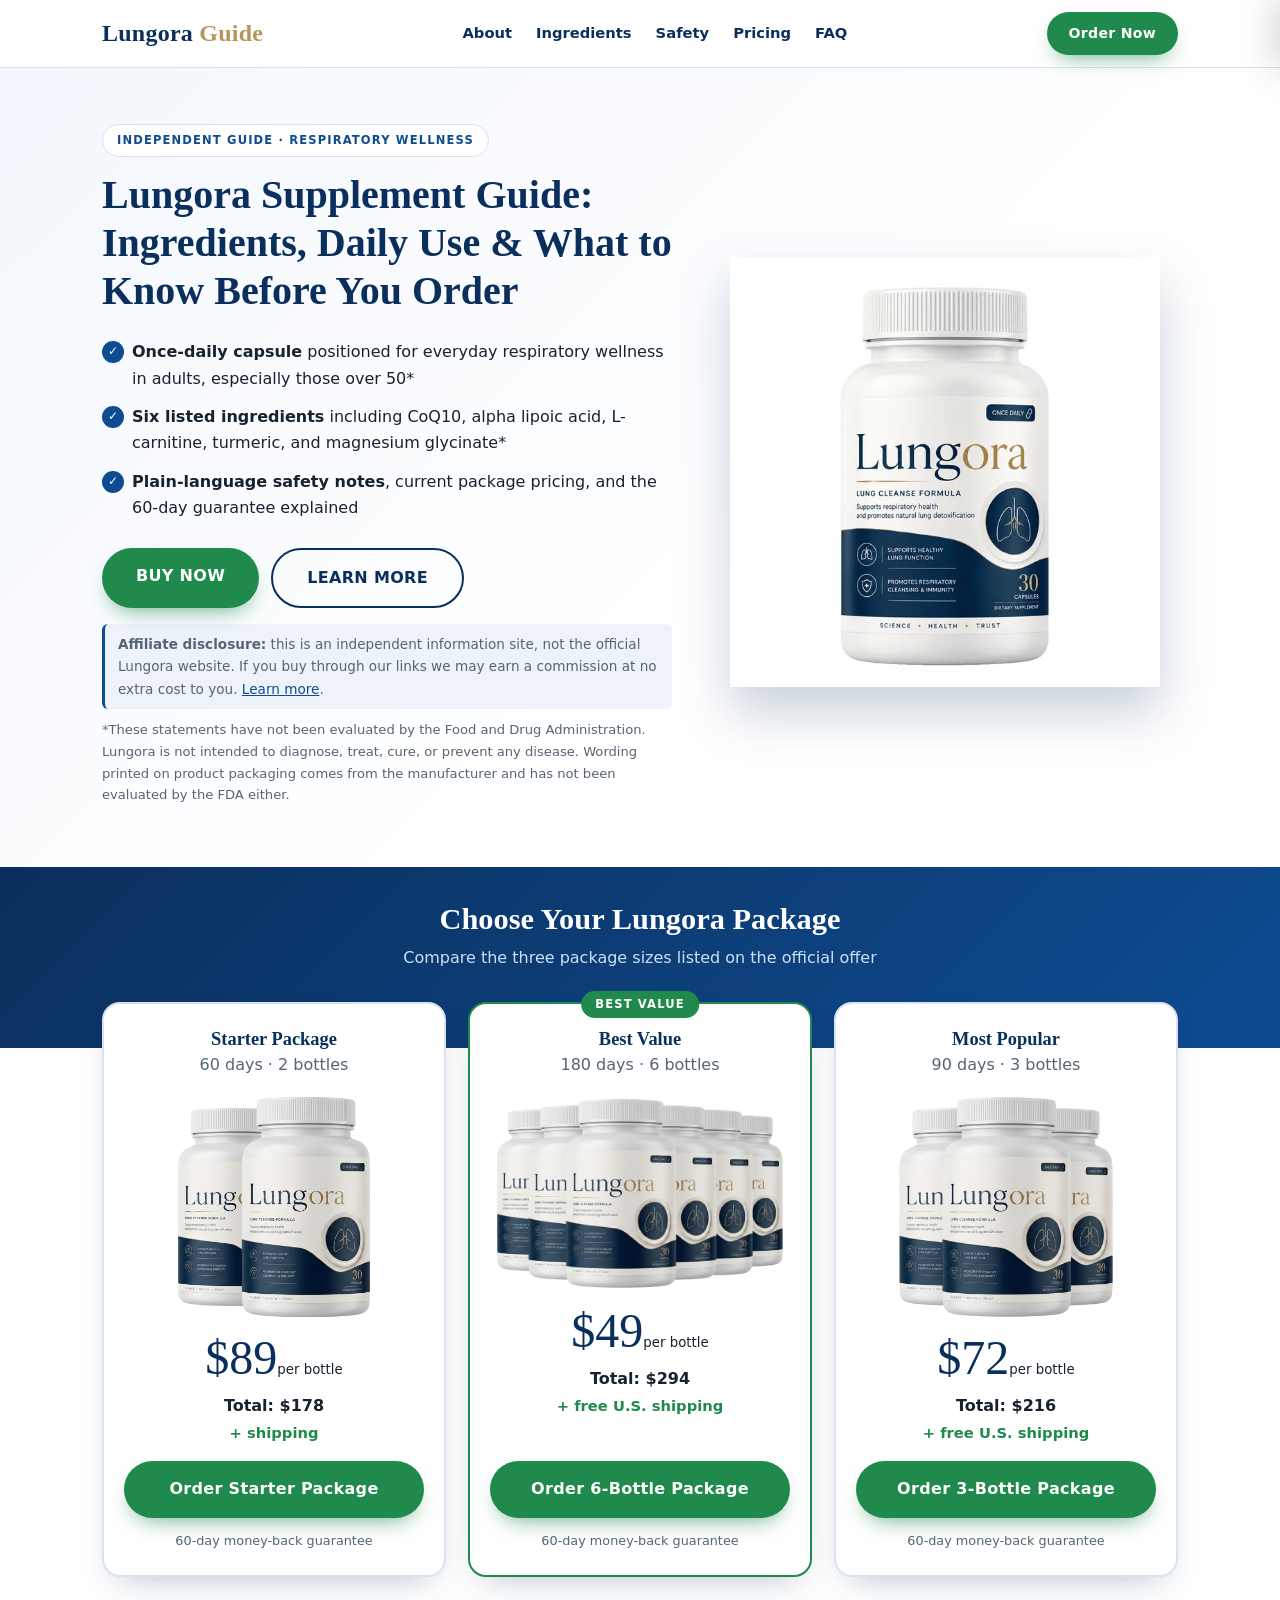
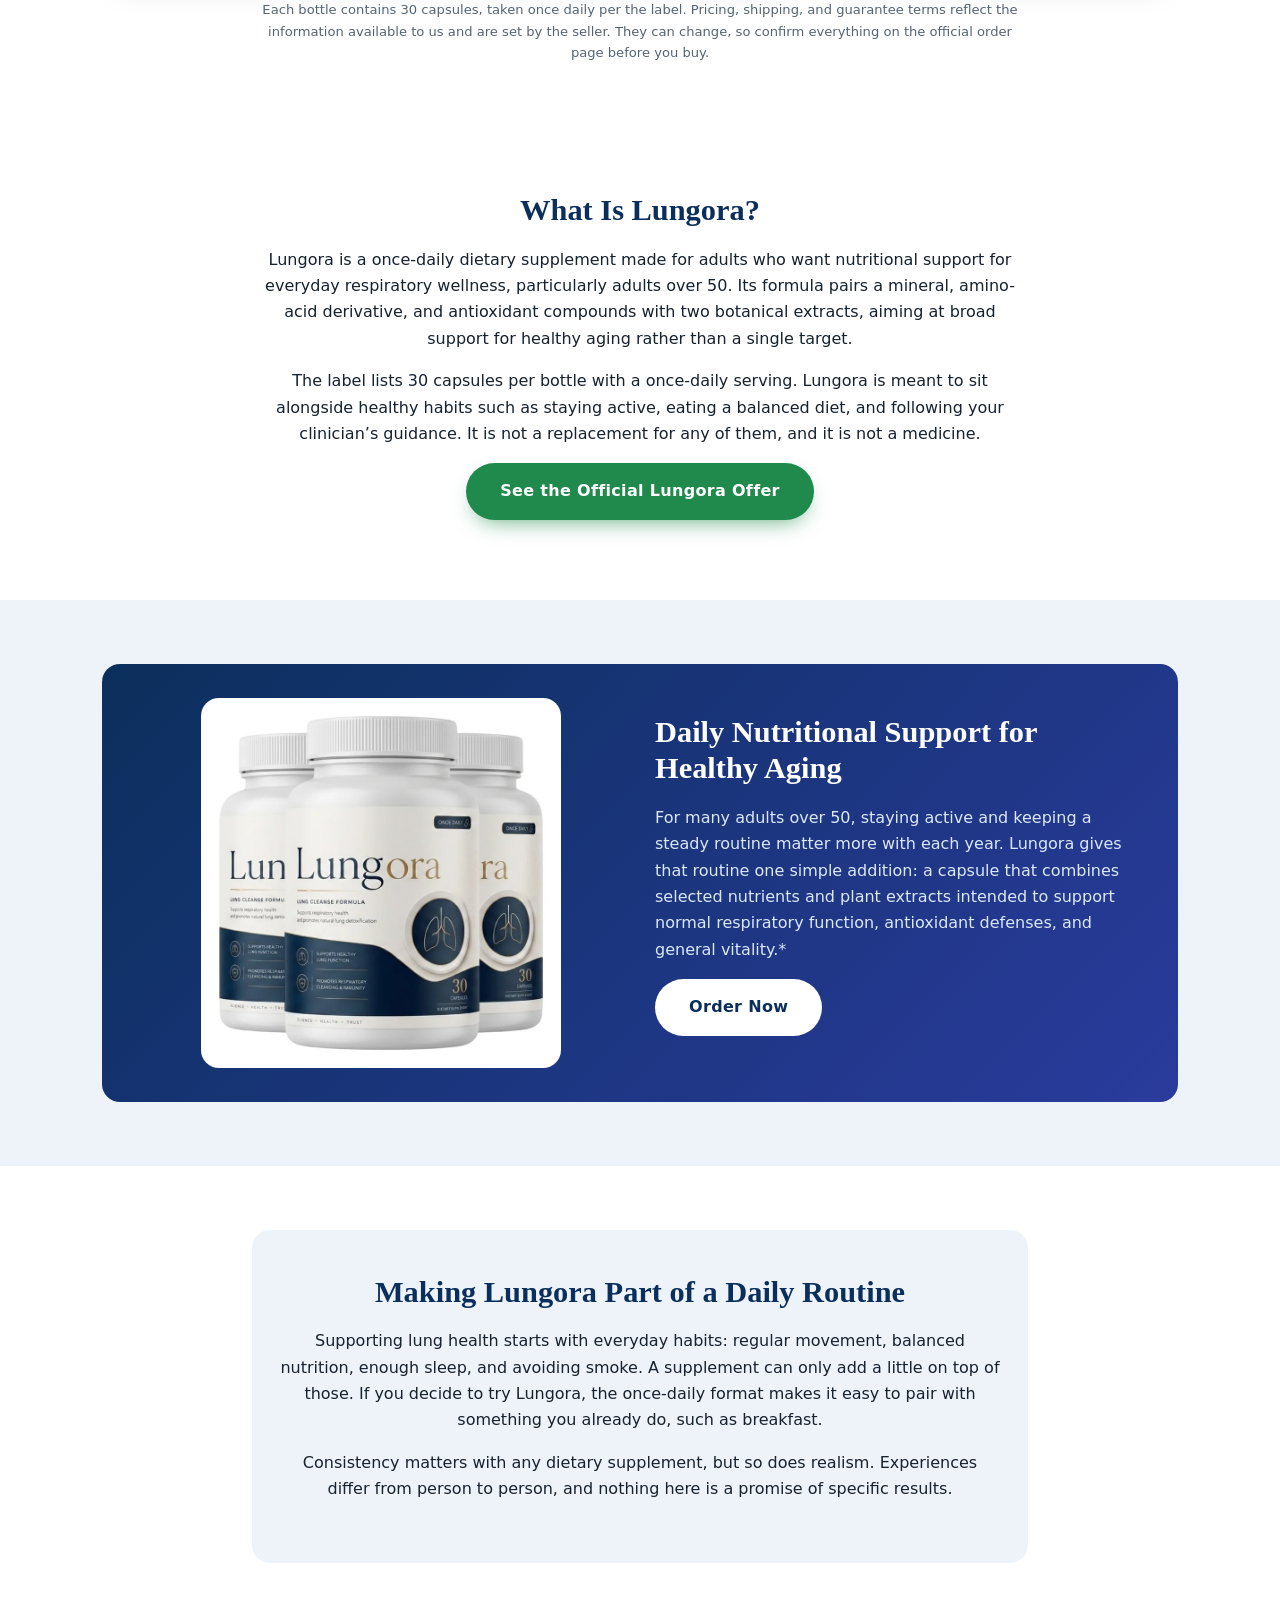
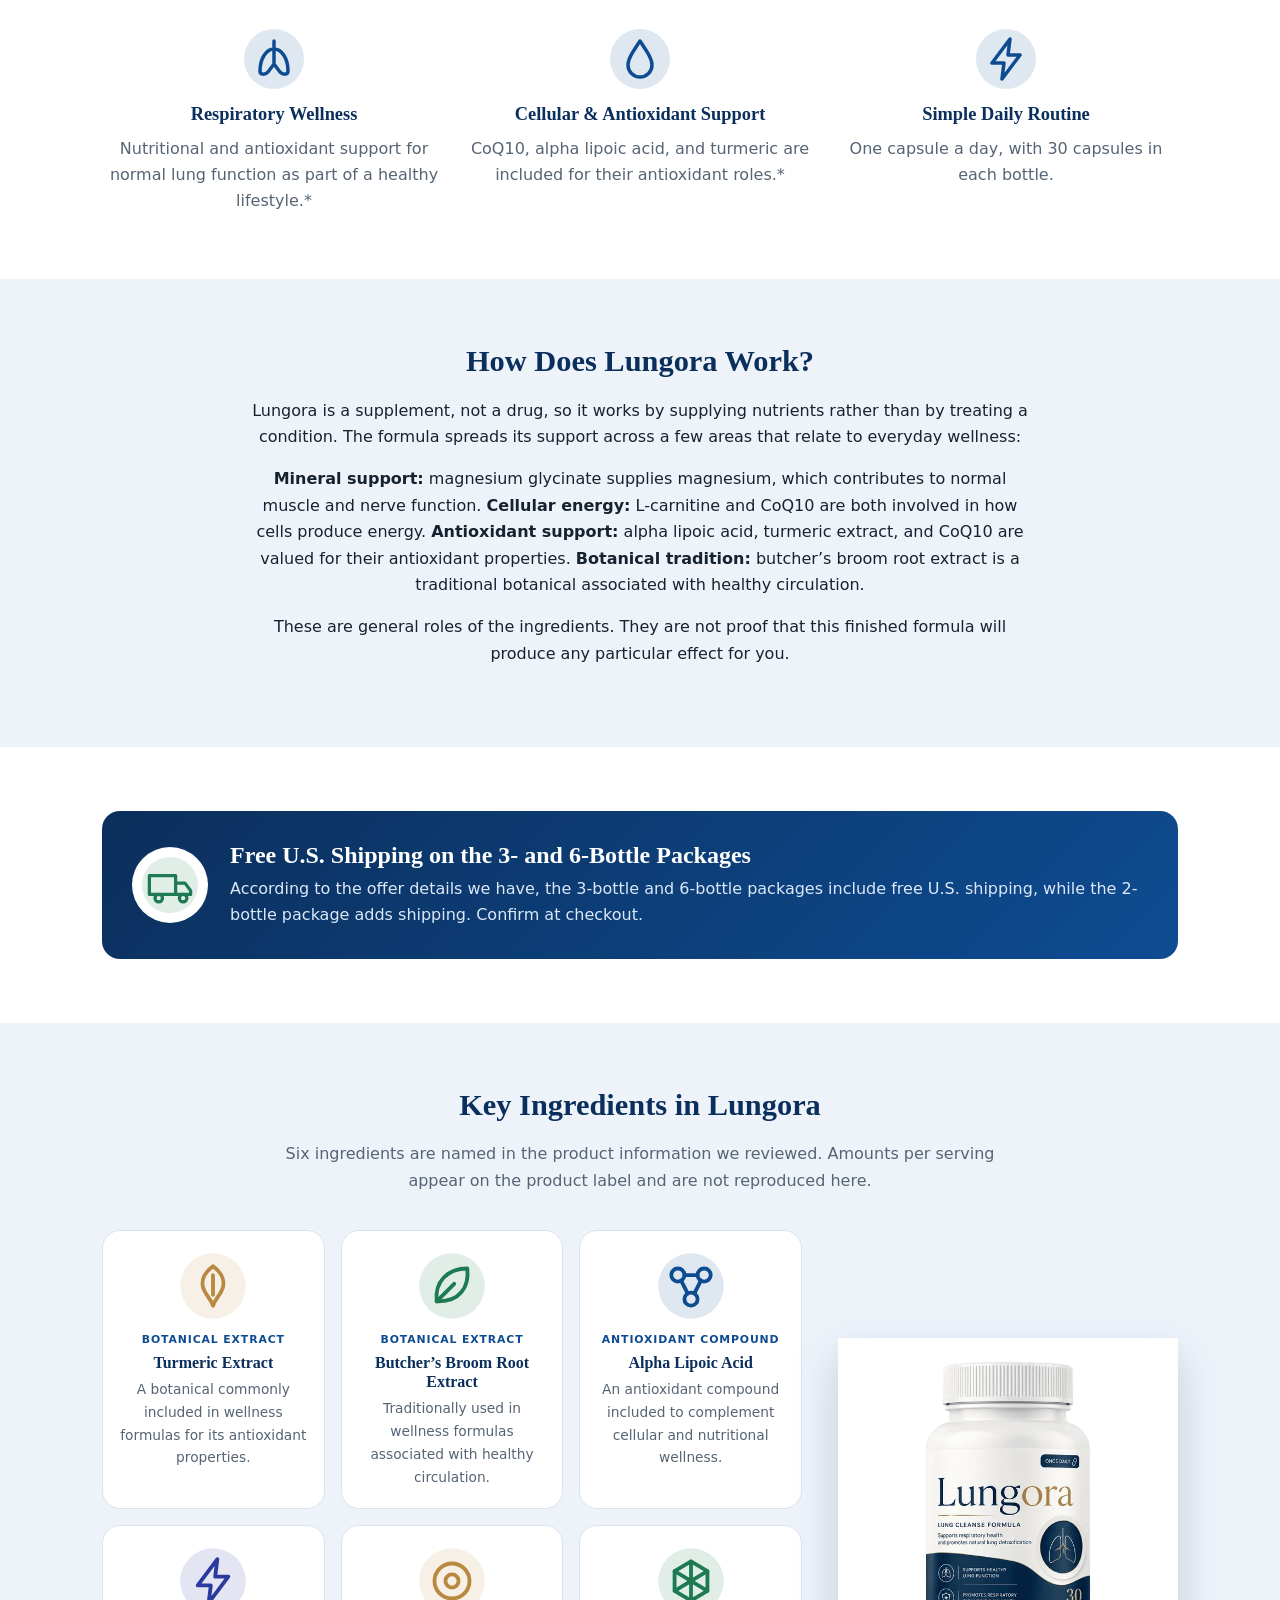
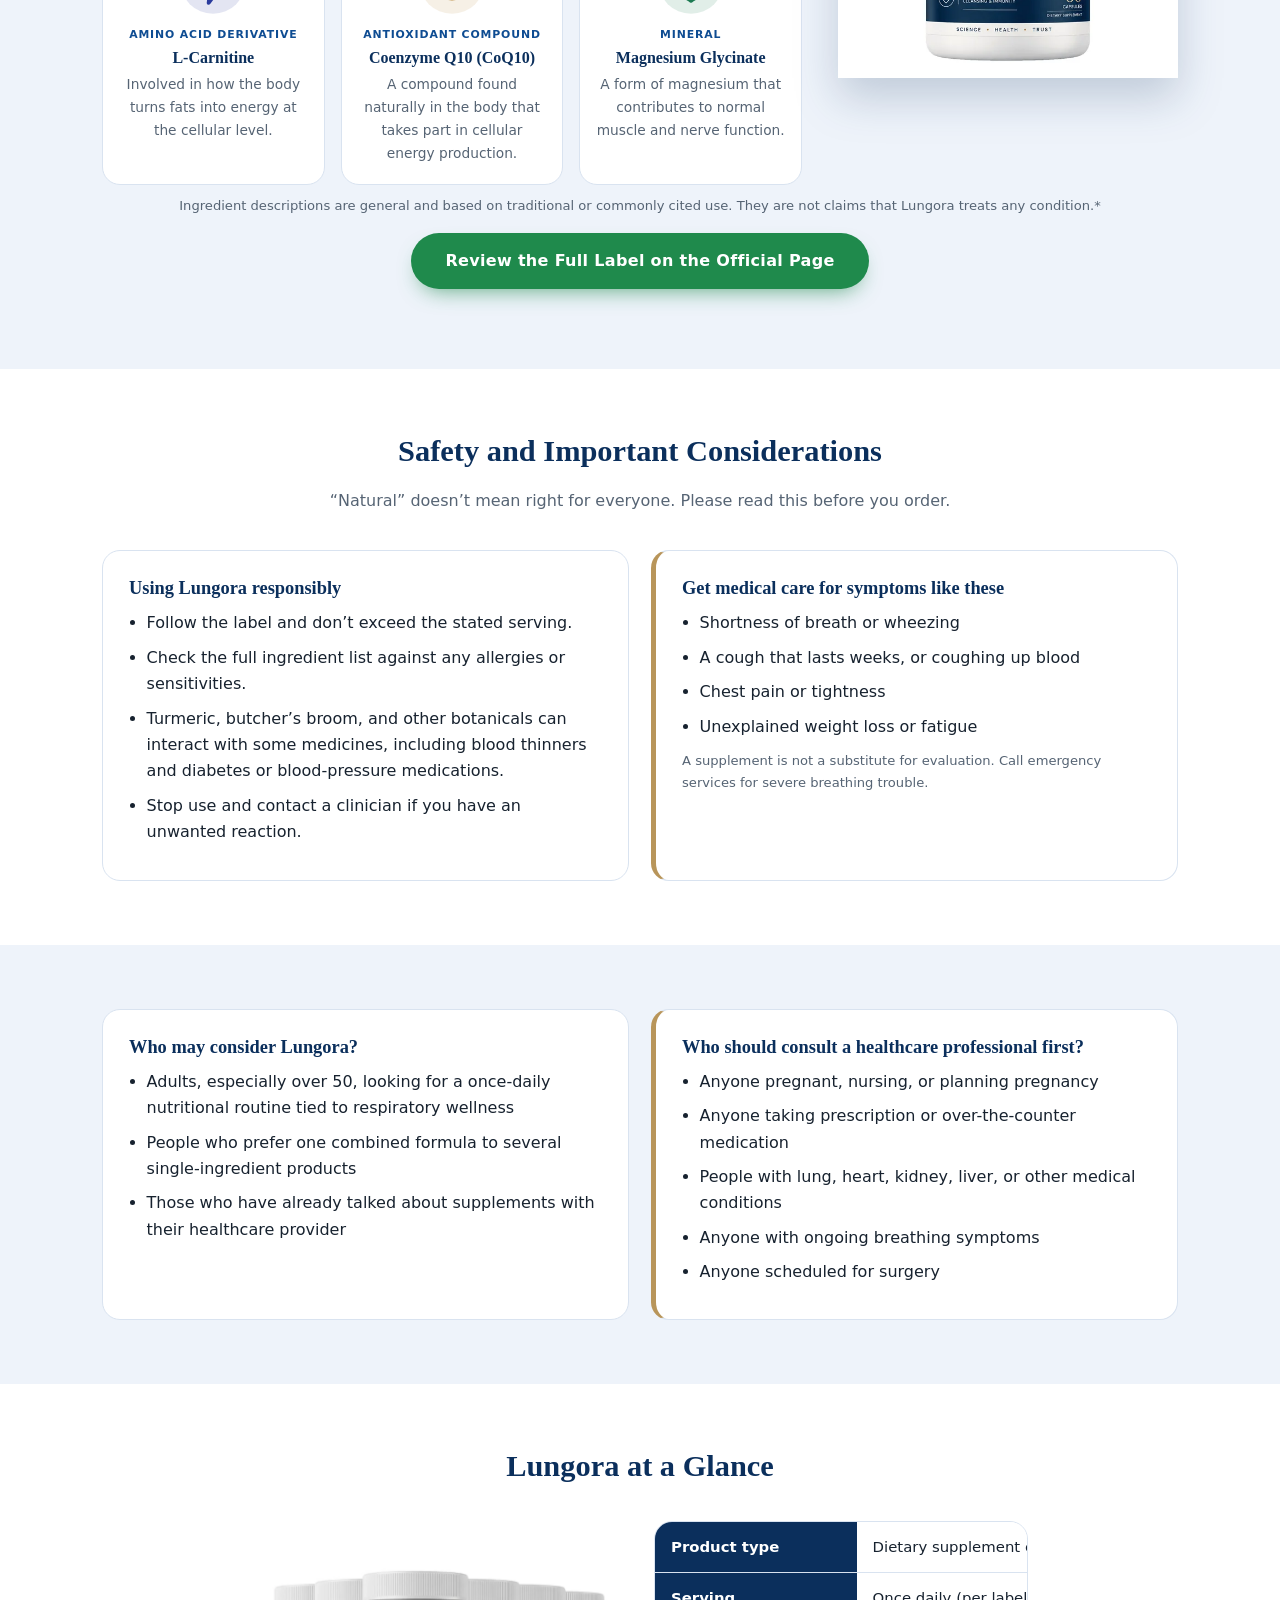
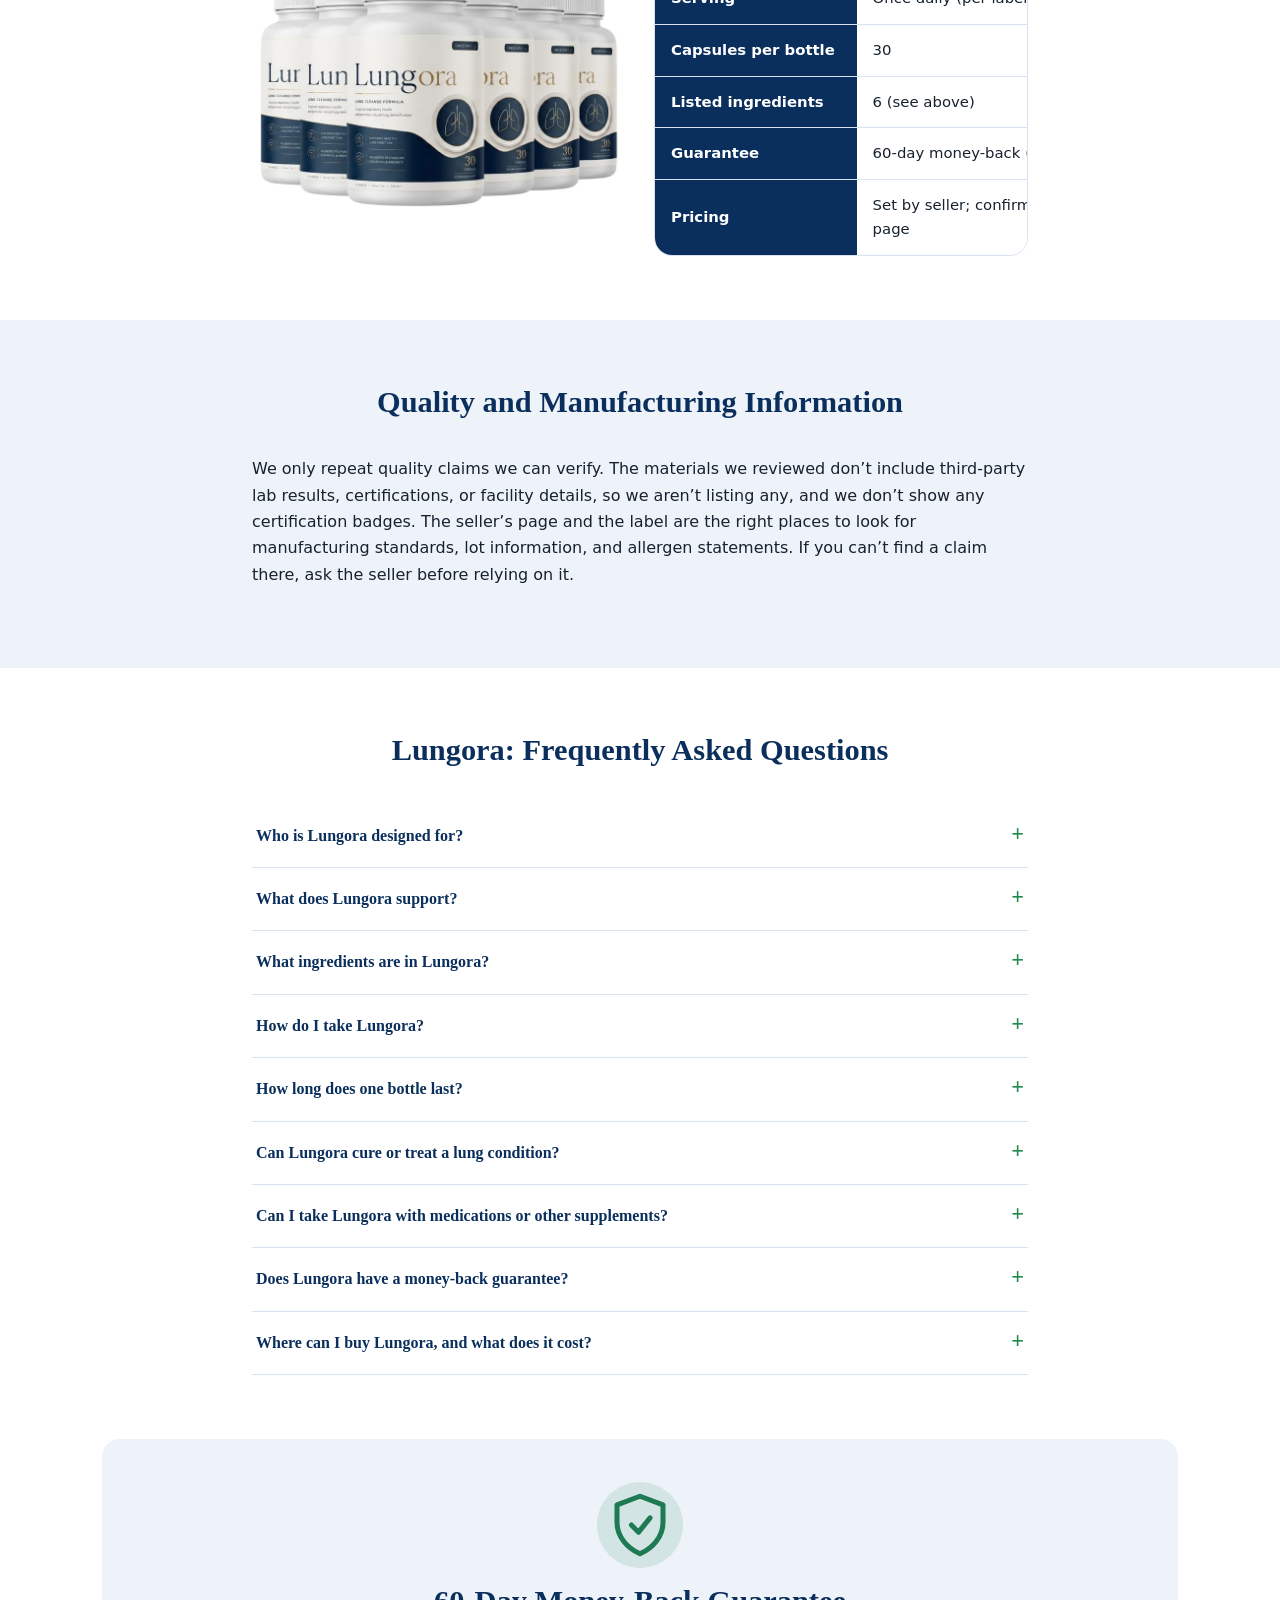
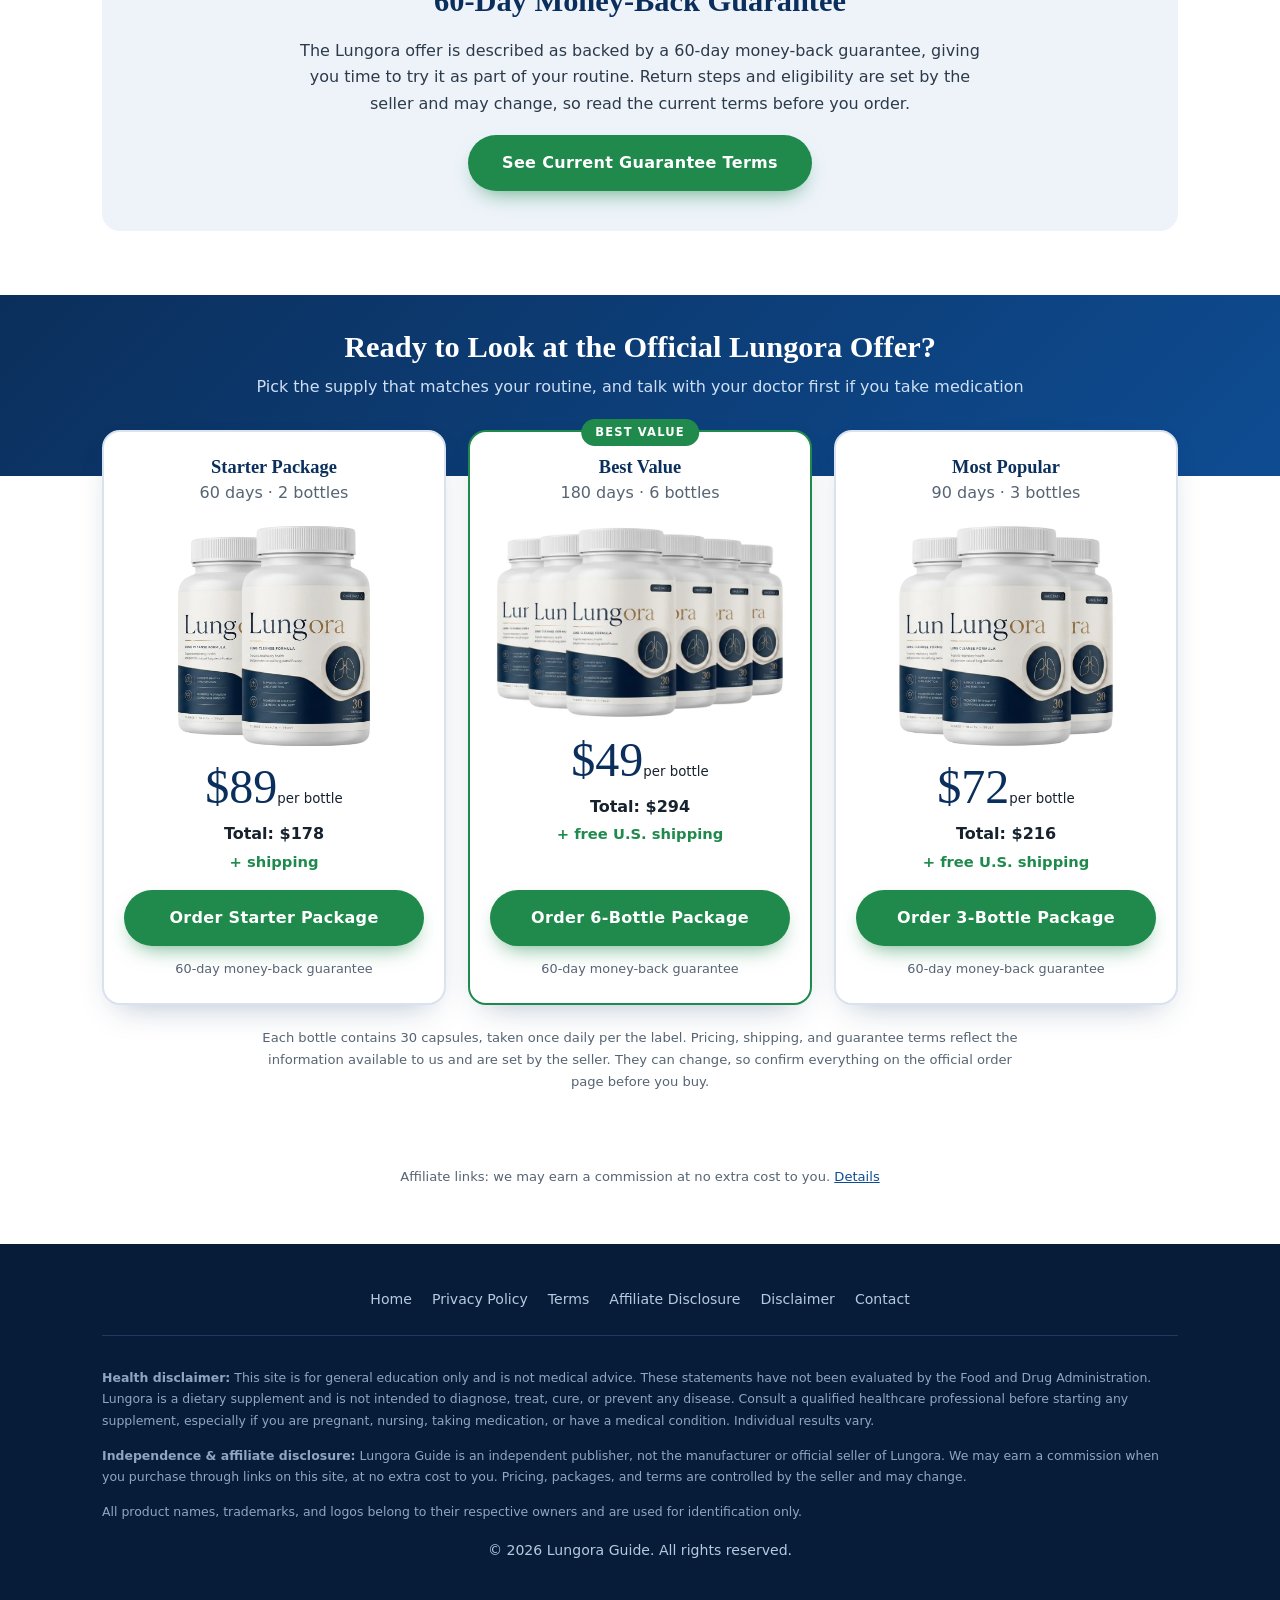
<file: index.html>
<!DOCTYPE html>
<html lang="en"><head><meta charset="utf-8"><meta name="viewport" content="width=device-width,initial-scale=1">
<title>Lungora® | Official Website – Respiratory & Lung Support</title><meta name="description" content="Independent guide to Lungora, a once-daily supplement for everyday respiratory wellness. See ingredients, safety notes, pricing, FAQs, and the 60-day guarantee."><meta name="robots" content="index, follow, max-image-preview:large">
<link rel="canonical" href="https://en-lungora.vercel.app/">
<meta name="google-site-verification" content="xevP5oTs5545VjbdxXzuybhy4EEe9LzaLAtY1ZyGMVI" />
<link rel="icon" href="/favicon.ico" sizes="any"><link rel="icon" type="image/png" sizes="48x48" href="/assets/images/icons/favicon-48x48.png"><link rel="icon" type="image/svg+xml" href="/assets/images/icons/favicon.svg">
<link rel="apple-touch-icon" href="/assets/images/icons/apple-touch-icon.png"><link rel="manifest" href="/manifest.webmanifest"><meta name="theme-color" content="#0E4C92">
<meta property="og:type" content="website"><meta property="og:site_name" content="Lungora Guide"><meta property="og:title" content="Lungora® | Official Website – Respiratory & Lung Support"><meta property="og:description" content="Independent guide to Lungora, a once-daily supplement for everyday respiratory wellness. See ingredients, safety notes, pricing, FAQs, and the 60-day guarantee."><meta property="og:url" content="https://en-lungora.vercel.app/"><meta property="og:image" content="https://en-lungora.vercel.app/assets/images/lifestyle/og-image.png"><meta property="og:image:alt" content="Lungora independent guide">
<meta name="twitter:card" content="summary_large_image"><meta name="twitter:title" content="Lungora Supplement Guide: Ingredients, Daily Use & Safety"><meta name="twitter:description" content="Independent guide to Lungora, a once-daily supplement for everyday respiratory wellness. See ingredients, safety notes, pricing, FAQs, and the 60-day guarantee."><meta name="twitter:image" content="https://en-lungora.vercel.app/assets/images/lifestyle/og-image.png">
<link rel="stylesheet" href="/assets/css/style.css">
<script type="application/ld+json">{"@context":"https://schema.org","@type":"Organization","name":"Lungora Guide","url":"https://en-lungora.vercel.app/","logo":"https://en-lungora.vercel.app/assets/images/icons/icon-512.png"}</script><script type="application/ld+json">{"@context":"https://schema.org","@type":"WebSite","name":"Lungora Guide","url":"https://en-lungora.vercel.app/","inLanguage":"en-US"}</script><script type="application/ld+json">{"@context":"https://schema.org","@type":"WebPage","name":"Lungora Supplement Guide: Ingredients, Daily Use & Safety","url":"https://en-lungora.vercel.app/","description":"Independent guide to Lungora, a once-daily supplement for respiratory wellness: ingredients, safety notes, pricing, and guarantee.","inLanguage":"en-US","isPartOf":{"@type":"WebSite","url":"https://en-lungora.vercel.app/"},"primaryImageOfPage":{"@type":"ImageObject","url":"https://en-lungora.vercel.app/assets/images/lifestyle/og-image.png"}}</script><script type="application/ld+json">{"@context":"https://schema.org","@type":"BreadcrumbList","itemListElement":[{"@type":"ListItem","position":1,"name":"Home","item":"https://en-lungora.vercel.app/"}]}</script></head><body><a class="skip" href="#main">Skip to content</a>
<header class="topbar"><div class="nav-row"><a class="brand" href="/">Lungora<span> Guide</span></a>
<nav class="links" aria-label="Main"><ul><li><a href="#about">About</a></li><li><a href="#ingredients">Ingredients</a></li><li><a href="#safety">Safety</a></li><li><a href="#pricing">Pricing</a></li><li><a href="#faqs">FAQ</a></li></ul></nav><a class="btn top-cta" href="https://mwebkivo.com/13436/5574/2/" target="_blank" rel="sponsored noopener noreferrer">Order Now</a>
<button class="menu-btn" id="menuOpen" aria-label="Open menu" aria-expanded="false" aria-controls="mobilePanel">&#9776;</button></div>
<div class="panel" id="mobilePanel"><div class="panel-head"><span class="brand">Lungora<span> Guide</span></span><button class="menu-btn" id="menuClose" style="display:block" aria-label="Close menu">&#10005;</button></div><a class="pl" href="#about">About</a><a class="pl" href="#ingredients">Ingredients</a><a class="pl" href="#safety">Safety</a><a class="pl" href="#pricing">Pricing</a><a class="pl" href="#faqs">FAQ</a><a class="btn btn-block" href="https://mwebkivo.com/13436/5574/2/" target="_blank" rel="sponsored noopener noreferrer">Order Now</a></div></header>
<main id="main">
<section class="hero"><div class="container hero-grid"><div>
<span class="eyebrow">Independent guide &middot; Respiratory wellness</span>
<h1>Lungora Supplement Guide: Ingredients, Daily Use &amp; What to Know Before You Order</h1>
<ul class="points"><li><strong>Once-daily capsule</strong> positioned for everyday respiratory wellness in adults, especially those over 50*</li>
<li><strong>Six listed ingredients</strong> including CoQ10, alpha lipoic acid, L-carnitine, turmeric, and magnesium glycinate*</li>
<li><strong>Plain-language safety notes</strong>, current package pricing, and the 60-day guarantee explained</li></ul>
<div class="btns"><a class="btn" href="https://mwebkivo.com/13436/5574/2/" target="_blank" rel="sponsored noopener noreferrer">BUY NOW</a><a class="btn btn-outline" href="#about">LEARN MORE</a></div><p class="aff-note"><strong>Affiliate disclosure:</strong> this is an independent information site, not the official Lungora website. If you buy through our links we may earn a commission at no extra cost to you. <a href="/pages/affiliate-disclosure.html">Learn more</a>.</p><p class="note">*These statements have not been evaluated by the Food and Drug Administration. Lungora is not intended to diagnose, treat, cure, or prevent any disease. Wording printed on product packaging comes from the manufacturer and has not been evaluated by the FDA either.</p></div>
<div><img src="/assets/images/product/lungora-1-bottle.webp" alt="Lungora dietary supplement bottle, 30 capsules, once daily" width="620" height="620" fetchpriority="high"></div></div></section>

<section id="pricing" style="padding:0 0 64px"><div class="band"><div class="container"><h2>Choose Your Lungora Package</h2><p>Compare the three package sizes listed on the official offer</p></div></div><div class="container pricing"><div class="pgrid"><div class="pcard p1"><h3>Starter Package</h3><p class="sub">60 days &middot; 2 bottles</p><img src="/assets/images/product/lungora-2-bottles.webp" alt="Lungora 2 bottle package" width="760" height="863" loading="lazy"><div><span class="price">$89</span><small>per bottle</small></div><p class="tot">Total: $178</p><p class="ship">+ shipping</p><a class="btn btn-block cta" href="https://mwebkivo.com/13436/5574/2/" target="_blank" rel="sponsored noopener noreferrer">Order Starter Package</a><p class="fine">60-day money-back guarantee</p></div><div class="pcard p2 best"><h3>Best Value</h3><p class="sub">180 days &middot; 6 bottles</p><img src="/assets/images/product/lungora-6-bottles.webp" alt="Lungora 6 bottle package" width="760" height="514" loading="lazy"><div><span class="price">$49</span><small>per bottle</small></div><p class="tot">Total: $294</p><p class="ship">+ free U.S. shipping</p><a class="btn btn-block cta" href="https://mwebkivo.com/13436/5574/2/" target="_blank" rel="sponsored noopener noreferrer">Order 6-Bottle Package</a><p class="fine">60-day money-back guarantee</p></div><div class="pcard p3"><h3>Most Popular</h3><p class="sub">90 days &middot; 3 bottles</p><img src="/assets/images/product/lungora-3-bottles.webp" alt="Lungora 3 bottle package" width="760" height="782" loading="lazy"><div><span class="price">$72</span><small>per bottle</small></div><p class="tot">Total: $216</p><p class="ship">+ free U.S. shipping</p><a class="btn btn-block cta" href="https://mwebkivo.com/13436/5574/2/" target="_blank" rel="sponsored noopener noreferrer">Order 3-Bottle Package</a><p class="fine">60-day money-back guarantee</p></div></div><p class="note pnote">Each bottle contains 30 capsules, taken once daily per the label. Pricing, shipping, and guarantee terms reflect the information available to us and are set by the seller. They can change, so confirm everything on the official order page before you buy.</p></div></section>

<section id="about"><div class="container narrow center"><h2>What Is Lungora?</h2>
<p>Lungora is a once-daily dietary supplement made for adults who want nutritional support for everyday respiratory wellness, particularly adults over 50. Its formula pairs a mineral, amino-acid derivative, and antioxidant compounds with two botanical extracts, aiming at broad support for healthy aging rather than a single target.</p>
<p>The label lists 30 capsules per bottle with a once-daily serving. Lungora is meant to sit alongside healthy habits such as staying active, eating a balanced diet, and following your clinician&rsquo;s guidance. It is not a replacement for any of them, and it is not a medicine.</p>
<p><a class="btn" href="https://mwebkivo.com/13436/5574/2/" target="_blank" rel="sponsored noopener noreferrer">See the Official Lungora Offer</a></p></div></section>

<section class="tint"><div class="container"><div class="gradbox"><div class="two"><div><img src="/assets/images/product/lungora-3-bottles.webp" alt="Three bottles of Lungora supplement" width="760" height="782" loading="lazy"></div>
<div><h2>Daily Nutritional Support for Healthy Aging</h2><p>For many adults over 50, staying active and keeping a steady routine matter more with each year. Lungora gives that routine one simple addition: a capsule that combines selected nutrients and plant extracts intended to support normal respiratory function, antioxidant defenses, and general vitality.*</p>
<p><a class="btn btn-white" href="https://mwebkivo.com/13436/5574/2/" target="_blank" rel="sponsored noopener noreferrer">Order Now</a></p></div></div></div></div></section>

<section><div class="container narrow center"><div class="routine"><h2>Making Lungora Part of a Daily Routine</h2>
<p>Supporting lung health starts with everyday habits: regular movement, balanced nutrition, enough sleep, and avoiding smoke. A supplement can only add a little on top of those. If you decide to try Lungora, the once-daily format makes it easy to pair with something you already do, such as breakfast.</p>
<p>Consistency matters with any dietary supplement, but so does realism. Experiences differ from person to person, and nothing here is a promise of specific results.</p></div></div></section>

<section style="padding-top:0"><div class="container"><div class="grid3">
<div class="feat"><img src="/assets/images/icons/feature-lung.svg" alt="Lung icon" width="64" height="64" loading="lazy"><h3>Respiratory Wellness</h3><p>Nutritional and antioxidant support for normal lung function as part of a healthy lifestyle.*</p></div>
<div class="feat"><img src="/assets/images/icons/feature-respiratory.svg" alt="Water drop icon" width="64" height="64" loading="lazy"><h3>Cellular &amp; Antioxidant Support</h3><p>CoQ10, alpha lipoic acid, and turmeric are included for their antioxidant roles.*</p></div>
<div class="feat"><img src="/assets/images/icons/feature-daily.svg" alt="Lightning bolt icon" width="64" height="64" loading="lazy"><h3>Simple Daily Routine</h3><p>One capsule a day, with 30 capsules in each bottle.</p></div></div></div></section>

<section id="how-it-works" class="tint"><div class="container narrow center"><h2>How Does Lungora Work?</h2>
<p>Lungora is a supplement, not a drug, so it works by supplying nutrients rather than by treating a condition. The formula spreads its support across a few areas that relate to everyday wellness:</p>
<p><strong>Mineral support:</strong> magnesium glycinate supplies magnesium, which contributes to normal muscle and nerve function. <strong>Cellular energy:</strong> L-carnitine and CoQ10 are both involved in how cells produce energy. <strong>Antioxidant support:</strong> alpha lipoic acid, turmeric extract, and CoQ10 are valued for their antioxidant properties. <strong>Botanical tradition:</strong> butcher&rsquo;s broom root extract is a traditional botanical associated with healthy circulation.</p>
<p>These are general roles of the ingredients. They are not proof that this finished formula will produce any particular effect for you.</p></div></section>

<section><div class="container"><div class="ship-banner"><img src="/assets/images/icons/shipping.svg" alt="Delivery truck icon" width="76" height="76" loading="lazy"><div><h2>Free U.S. Shipping on the 3- and 6-Bottle Packages</h2><p>According to the offer details we have, the 3-bottle and 6-bottle packages include free U.S. shipping, while the 2-bottle package adds shipping. Confirm at checkout.</p></div></div></div></section>

<section id="ingredients" class="tint"><div class="container"><div class="head"><h2>Key Ingredients in Lungora</h2><p>Six ingredients are named in the product information we reviewed. Amounts per serving appear on the product label and are not reproduced here.</p></div>
<div class="ing-wrap"><div class="ing-grid"><div class="ing"><img src="/assets/images/ingredients/turmeric-extract.svg" alt="Turmeric Extract icon" width="70" height="70" loading="lazy"><small>Botanical extract</small><h3>Turmeric Extract</h3><p>A botanical commonly included in wellness formulas for its antioxidant properties.</p></div><div class="ing"><img src="/assets/images/ingredients/butchers-broom-root-extract.svg" alt="Butcher&rsquo;s Broom Root Extract icon" width="70" height="70" loading="lazy"><small>Botanical extract</small><h3>Butcher&rsquo;s Broom Root Extract</h3><p>Traditionally used in wellness formulas associated with healthy circulation.</p></div><div class="ing"><img src="/assets/images/ingredients/alpha-lipoic-acid.svg" alt="Alpha Lipoic Acid icon" width="70" height="70" loading="lazy"><small>Antioxidant compound</small><h3>Alpha Lipoic Acid</h3><p>An antioxidant compound included to complement cellular and nutritional wellness.</p></div><div class="ing"><img src="/assets/images/ingredients/l-carnitine.svg" alt="L-Carnitine icon" width="70" height="70" loading="lazy"><small>Amino acid derivative</small><h3>L-Carnitine</h3><p>Involved in how the body turns fats into energy at the cellular level.</p></div><div class="ing"><img src="/assets/images/ingredients/coenzyme-q10.svg" alt="Coenzyme Q10 (CoQ10) icon" width="70" height="70" loading="lazy"><small>Antioxidant compound</small><h3>Coenzyme Q10 (CoQ10)</h3><p>A compound found naturally in the body that takes part in cellular energy production.</p></div><div class="ing"><img src="/assets/images/ingredients/magnesium-glycinate.svg" alt="Magnesium Glycinate icon" width="70" height="70" loading="lazy"><small>Mineral</small><h3>Magnesium Glycinate</h3><p>A form of magnesium that contributes to normal muscle and nerve function.</p></div></div><div class="ing-bottle"><img src="/assets/images/product/lungora-1-bottle.webp" alt="Lungora bottle showing 30 capsules and once daily serving" width="620" height="620" loading="lazy"></div></div>
<p class="note center">Ingredient descriptions are general and based on traditional or commonly cited use. They are not claims that Lungora treats any condition.*</p>
<p class="center"><a class="btn" href="https://mwebkivo.com/13436/5574/2/" target="_blank" rel="sponsored noopener noreferrer">Review the Full Label on the Official Page</a></p></div></section>

<section id="safety"><div class="container"><div class="head"><h2>Safety and Important Considerations</h2><p>&ldquo;Natural&rdquo; doesn&rsquo;t mean right for everyone. Please read this before you order.</p></div>
<div class="grid2"><div class="listbox"><h3>Using Lungora responsibly</h3><ul><li>Follow the label and don&rsquo;t exceed the stated serving.</li><li>Check the full ingredient list against any allergies or sensitivities.</li><li>Turmeric, butcher&rsquo;s broom, and other botanicals can interact with some medicines, including blood thinners and diabetes or blood-pressure medications.</li><li>Stop use and contact a clinician if you have an unwanted reaction.</li></ul></div>
<div class="listbox warn"><h3>Get medical care for symptoms like these</h3><ul><li>Shortness of breath or wheezing</li><li>A cough that lasts weeks, or coughing up blood</li><li>Chest pain or tightness</li><li>Unexplained weight loss or fatigue</li></ul><p class="note">A supplement is not a substitute for evaluation. Call emergency services for severe breathing trouble.</p></div></div></div></section>

<section class="tint"><div class="container"><div class="grid2">
<div class="listbox"><h3>Who may consider Lungora?</h3><ul><li>Adults, especially over 50, looking for a once-daily nutritional routine tied to respiratory wellness</li><li>People who prefer one combined formula to several single-ingredient products</li><li>Those who have already talked about supplements with their healthcare provider</li></ul></div>
<div class="listbox warn"><h3>Who should consult a healthcare professional first?</h3><ul><li>Anyone pregnant, nursing, or planning pregnancy</li><li>Anyone taking prescription or over-the-counter medication</li><li>People with lung, heart, kidney, liver, or other medical conditions</li><li>Anyone with ongoing breathing symptoms</li><li>Anyone scheduled for surgery</li></ul></div></div></div></section>

<section><div class="container narrow"><div class="head"><h2>Lungora at a Glance</h2></div>
<div class="two" style="gap:28px"><div><img src="/assets/images/product/lungora-6-bottles.webp" alt="Six bottles of Lungora supplement" width="760" height="514" loading="lazy"></div>
<div class="table-wrap"><table><tbody><tr><th scope="row">Product type</th><td>Dietary supplement capsule</td></tr><tr><th scope="row">Serving</th><td>Once daily (per label)</td></tr><tr><th scope="row">Capsules per bottle</th><td>30</td></tr><tr><th scope="row">Listed ingredients</th><td>6 (see above)</td></tr><tr><th scope="row">Guarantee</th><td>60-day money-back (per offer)</td></tr><tr><th scope="row">Pricing</th><td>Set by seller; confirm on order page</td></tr></tbody></table></div></div></div></section>

<section class="tint"><div class="container narrow"><div class="head"><h2>Quality and Manufacturing Information</h2></div>
<p>We only repeat quality claims we can verify. The materials we reviewed don&rsquo;t include third-party lab results, certifications, or facility details, so we aren&rsquo;t listing any, and we don&rsquo;t show any certification badges. The seller&rsquo;s page and the label are the right places to look for manufacturing standards, lot information, and allergen statements. If you can&rsquo;t find a claim there, ask the seller before relying on it.</p></div></section>

<section id="faqs"><div class="container narrow"><div class="head"><h2>Lungora: Frequently Asked Questions</h2></div><details><summary>Who is Lungora designed for?</summary><p>Lungora is a once-daily dietary supplement for adults who want nutritional support for everyday respiratory wellness. It is positioned especially for adults over 50 who are focused on healthy aging. If you are pregnant, nursing, take medication, or have a medical condition, speak with a healthcare professional first.</p></details><details><summary>What does Lungora support?</summary><p>It is formulated to provide nutritional and antioxidant support for normal lung function and respiratory wellness as part of a healthy lifestyle. It is not a treatment for any lung or breathing condition.</p></details><details><summary>What ingredients are in Lungora?</summary><p>The ingredients named in the product information we reviewed are magnesium glycinate, alpha lipoic acid, butcher&rsquo;s broom root extract, L-carnitine, turmeric extract, and coenzyme Q10. Amounts per serving are shown on the product label.</p></details><details><summary>How do I take Lungora?</summary><p>The label describes a once-daily capsule. Follow the directions printed on the current label and do not exceed the recommended serving. If anything is unclear, ask your doctor or pharmacist.</p></details><details><summary>How long does one bottle last?</summary><p>Each bottle holds 30 capsules, which is a 30-day supply at one capsule a day. The 2-, 3-, and 6-bottle packages are listed as 60-, 90-, and 180-day supplies.</p></details><details><summary>Can Lungora cure or treat a lung condition?</summary><p>No. Lungora is a dietary supplement and is not intended to diagnose, treat, cure, or prevent any disease. Ongoing cough, shortness of breath, wheezing, chest pain, or coughing up blood needs medical evaluation, not a supplement.</p></details><details><summary>Can I take Lungora with medications or other supplements?</summary><p>It depends on what you take. Some botanicals and nutrients can interact with medications such as blood thinners or diabetes medicines. Review the full ingredient list with your doctor or pharmacist before combining products.</p></details><details><summary>Does Lungora have a money-back guarantee?</summary><p>The offer is described as backed by a 60-day money-back guarantee. Return requirements are set by the seller and can change, so read the current terms on the official order page before buying.</p></details><details><summary>Where can I buy Lungora, and what does it cost?</summary><p>Use the buttons on this page to reach the official order page. Packages listed to us are $89 per bottle for 2 bottles, $72 per bottle for 3, and $49 per bottle for 6. Prices are set by the seller and may change.</p></details></div></section>

<section style="padding-top:0"><div class="container"><div class="guar"><img src="/assets/images/icons/guarantee.svg" alt="Guarantee shield icon" width="92" height="92" loading="lazy"><h2>60-Day Money-Back Guarantee</h2>
<p>The Lungora offer is described as backed by a 60-day money-back guarantee, giving you time to try it as part of your routine. Return steps and eligibility are set by the seller and may change, so read the current terms before you order.</p><a class="btn" href="https://mwebkivo.com/13436/5574/2/" target="_blank" rel="sponsored noopener noreferrer">See Current Guarantee Terms</a></div></div></section>

<section id="order" style="padding:0 0 64px"><div class="band"><div class="container"><h2>Ready to Look at the Official Lungora Offer?</h2><p>Pick the supply that matches your routine, and talk with your doctor first if you take medication</p></div></div><div class="container pricing"><div class="pgrid"><div class="pcard p1"><h3>Starter Package</h3><p class="sub">60 days &middot; 2 bottles</p><img src="/assets/images/product/lungora-2-bottles.webp" alt="Lungora 2 bottle package" width="760" height="863" loading="lazy"><div><span class="price">$89</span><small>per bottle</small></div><p class="tot">Total: $178</p><p class="ship">+ shipping</p><a class="btn btn-block cta" href="https://mwebkivo.com/13436/5574/2/" target="_blank" rel="sponsored noopener noreferrer">Order Starter Package</a><p class="fine">60-day money-back guarantee</p></div><div class="pcard p2 best"><h3>Best Value</h3><p class="sub">180 days &middot; 6 bottles</p><img src="/assets/images/product/lungora-6-bottles.webp" alt="Lungora 6 bottle package" width="760" height="514" loading="lazy"><div><span class="price">$49</span><small>per bottle</small></div><p class="tot">Total: $294</p><p class="ship">+ free U.S. shipping</p><a class="btn btn-block cta" href="https://mwebkivo.com/13436/5574/2/" target="_blank" rel="sponsored noopener noreferrer">Order 6-Bottle Package</a><p class="fine">60-day money-back guarantee</p></div><div class="pcard p3"><h3>Most Popular</h3><p class="sub">90 days &middot; 3 bottles</p><img src="/assets/images/product/lungora-3-bottles.webp" alt="Lungora 3 bottle package" width="760" height="782" loading="lazy"><div><span class="price">$72</span><small>per bottle</small></div><p class="tot">Total: $216</p><p class="ship">+ free U.S. shipping</p><a class="btn btn-block cta" href="https://mwebkivo.com/13436/5574/2/" target="_blank" rel="sponsored noopener noreferrer">Order 3-Bottle Package</a><p class="fine">60-day money-back guarantee</p></div></div><p class="note pnote">Each bottle contains 30 capsules, taken once daily per the label. Pricing, shipping, and guarantee terms reflect the information available to us and are set by the seller. They can change, so confirm everything on the official order page before you buy.</p></div></section>
<div class="container center"><p class="note" style="margin-bottom:56px">Affiliate links: we may earn a commission at no extra cost to you. <a href="/pages/affiliate-disclosure.html">Details</a></p></div>
</main><footer class="site"><div class="container"><div class="fl"><a href="/">Home</a><a href="/pages/privacy-policy.html">Privacy Policy</a><a href="/pages/terms.html">Terms</a><a href="/pages/affiliate-disclosure.html">Affiliate Disclosure</a><a href="/pages/disclaimer.html">Disclaimer</a><a href="/pages/contact.html">Contact</a></div>
<div class="fine-print"><p><strong>Health disclaimer:</strong> This site is for general education only and is not medical advice. These statements have not been evaluated by the Food and Drug Administration. Lungora is a dietary supplement and is not intended to diagnose, treat, cure, or prevent any disease. Consult a qualified healthcare professional before starting any supplement, especially if you are pregnant, nursing, taking medication, or have a medical condition. Individual results vary.</p>
<p><strong>Independence &amp; affiliate disclosure:</strong> Lungora Guide is an independent publisher, not the manufacturer or official seller of Lungora. We may earn a commission when you purchase through links on this site, at no extra cost to you. Pricing, packages, and terms are controlled by the seller and may change.</p>
<p>All product names, trademarks, and logos belong to their respective owners and are used for identification only.</p></div>
<p class="copy">&copy; 2026 Lungora Guide. All rights reserved.</p></div></footer><div class="sticky" id="stickyCta"><a class="btn" href="https://mwebkivo.com/13436/5574/2/" target="_blank" rel="sponsored noopener noreferrer">Check the Current Offer</a></div>
<script src="/assets/js/main.js" defer></script></body></html>
</file>
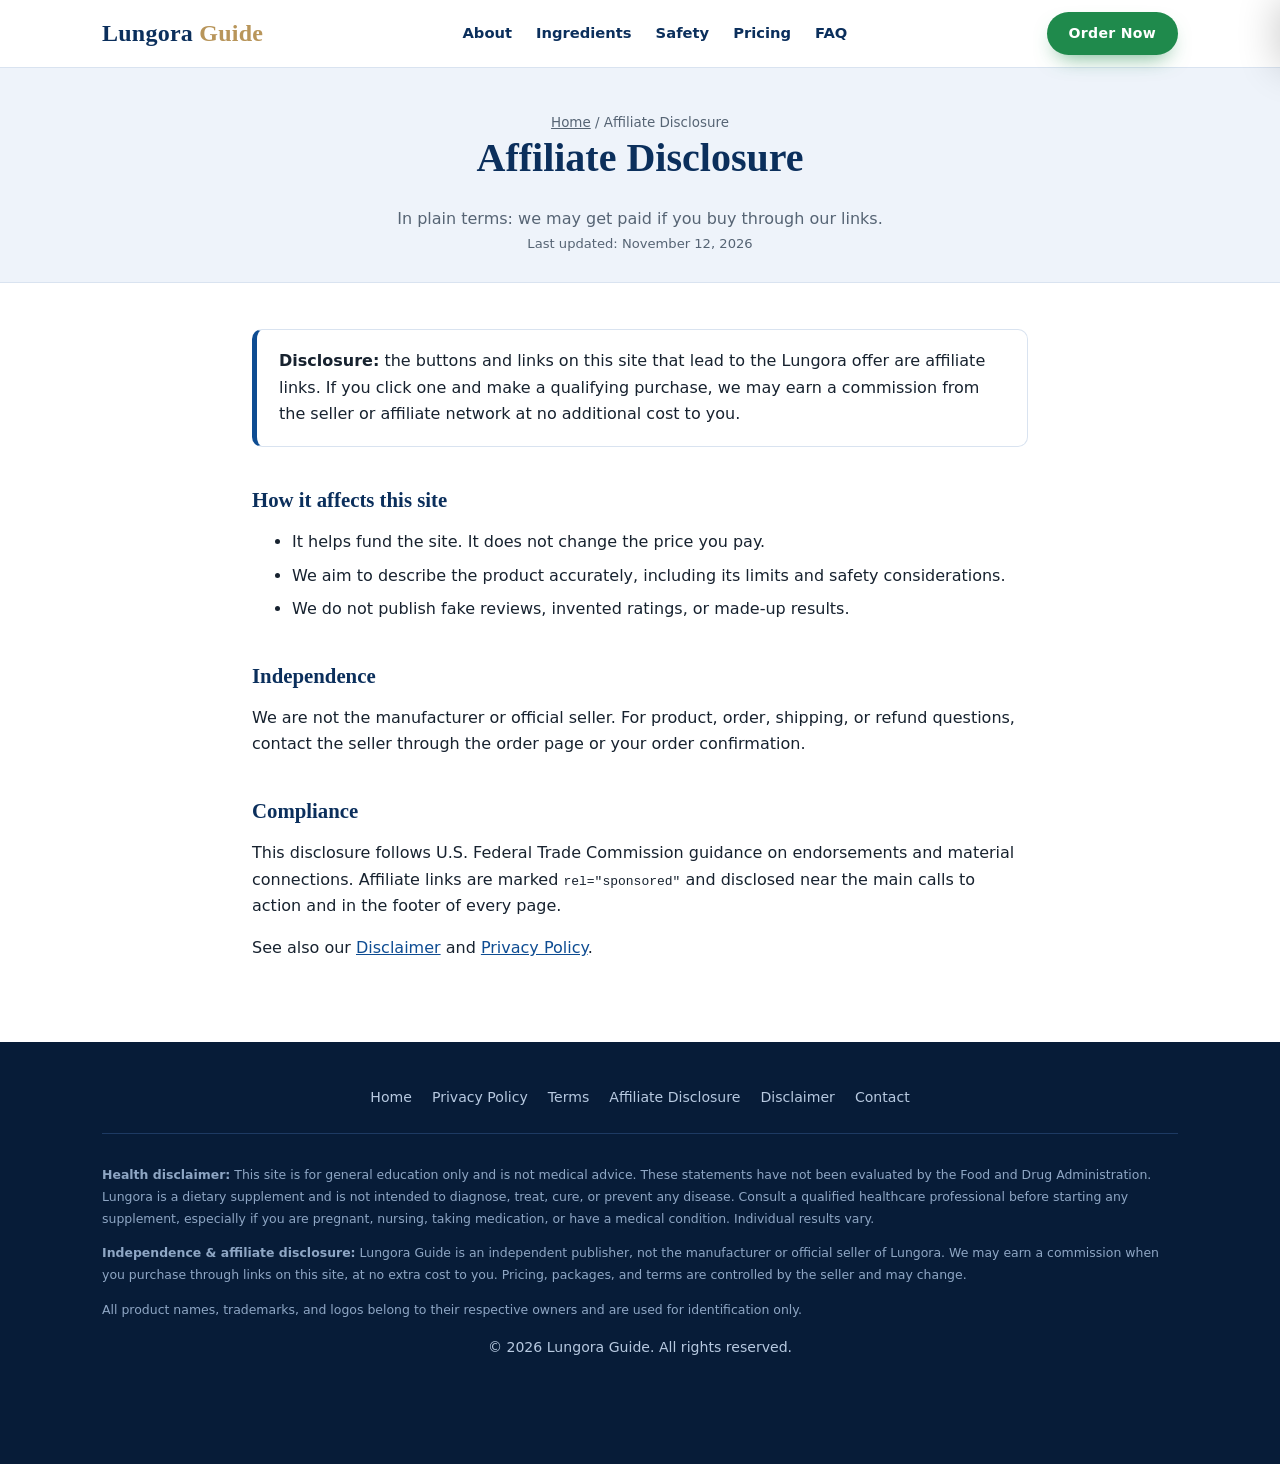
<file: pages/affiliate-disclosure.html>
<!DOCTYPE html>
<html lang="en"><head><meta charset="utf-8"><meta name="viewport" content="width=device-width,initial-scale=1">
<title>Affiliate Disclosure | Lungora Guide</title><meta name="description" content="We may earn a commission if you buy through links on this Lungora information site."><meta name="robots" content="index, follow, max-image-preview:large">
<link rel="canonical" href="https://en-lungora.vercel.app/pages/affiliate-disclosure.html">

<link rel="icon" href="/favicon.ico" sizes="any"><link rel="icon" type="image/png" sizes="48x48" href="/assets/images/icons/favicon-48x48.png"><link rel="icon" type="image/svg+xml" href="/assets/images/icons/favicon.svg">
<link rel="apple-touch-icon" href="/assets/images/icons/apple-touch-icon.png"><link rel="manifest" href="/manifest.webmanifest"><meta name="theme-color" content="#0E4C92">
<meta property="og:type" content="website"><meta property="og:site_name" content="Lungora Guide"><meta property="og:title" content="Affiliate Disclosure | Lungora Guide"><meta property="og:description" content="We may earn a commission if you buy through links on this Lungora information site."><meta property="og:url" content="https://en-lungora.vercel.app/pages/affiliate-disclosure.html"><meta property="og:image" content="https://en-lungora.vercel.app/assets/images/lifestyle/og-image.png"><meta property="og:image:alt" content="Lungora independent guide">
<meta name="twitter:card" content="summary_large_image"><meta name="twitter:title" content="Affiliate Disclosure | Lungora Guide"><meta name="twitter:description" content="We may earn a commission if you buy through links on this Lungora information site."><meta name="twitter:image" content="https://en-lungora.vercel.app/assets/images/lifestyle/og-image.png">
<link rel="stylesheet" href="/assets/css/style.css">
<script type="application/ld+json">{"@context":"https://schema.org","@type":"WebPage","name":"Affiliate Disclosure","url":"https://en-lungora.vercel.app/pages/affiliate-disclosure.html","isPartOf":{"@type":"WebSite","url":"https://en-lungora.vercel.app/"}}</script><script type="application/ld+json">{"@context":"https://schema.org","@type":"BreadcrumbList","itemListElement":[{"@type":"ListItem","position":1,"name":"Home","item":"https://en-lungora.vercel.app/"},{"@type":"ListItem","position":2,"name":"Affiliate Disclosure","item":"https://en-lungora.vercel.app/pages/affiliate-disclosure.html"}]}</script></head><body><a class="skip" href="#main">Skip to content</a>
<header class="topbar"><div class="nav-row"><a class="brand" href="/">Lungora<span> Guide</span></a>
<nav class="links" aria-label="Main"><ul><li><a href="/#about">About</a></li><li><a href="/#ingredients">Ingredients</a></li><li><a href="/#safety">Safety</a></li><li><a href="/#pricing">Pricing</a></li><li><a href="/#faqs">FAQ</a></li></ul></nav><a class="btn top-cta" href="https://mwebkivo.com/13436/5574/2/" target="_blank" rel="sponsored noopener noreferrer">Order Now</a>
<button class="menu-btn" id="menuOpen" aria-label="Open menu" aria-expanded="false" aria-controls="mobilePanel">&#9776;</button></div>
<div class="panel" id="mobilePanel"><div class="panel-head"><span class="brand">Lungora<span> Guide</span></span><button class="menu-btn" id="menuClose" style="display:block" aria-label="Close menu">&#10005;</button></div><a class="pl" href="/#about">About</a><a class="pl" href="/#ingredients">Ingredients</a><a class="pl" href="/#safety">Safety</a><a class="pl" href="/#pricing">Pricing</a><a class="pl" href="/#faqs">FAQ</a><a class="btn btn-block" href="https://mwebkivo.com/13436/5574/2/" target="_blank" rel="sponsored noopener noreferrer">Order Now</a></div></header><main id="main"><div class="page-head"><div class="container narrow"><p class="crumbs"><a href="/">Home</a> / Affiliate Disclosure</p><h1>Affiliate Disclosure</h1><p>In plain terms: we may get paid if you buy through our links.</p><p class="note">Last updated: November 12, 2026</p></div></div><article class="legal"><div class="container narrow">
<div style="background:#fff;border:1px solid var(--line);border-left:5px solid var(--blue);border-radius:10px;padding:18px 22px"><p style="margin:0"><strong>Disclosure:</strong> the buttons and links on this site that lead to the Lungora offer are affiliate links. If you click one and make a qualifying purchase, we may earn a commission from the seller or affiliate network at no additional cost to you.</p></div>
<h2>How it affects this site</h2><ul><li>It helps fund the site. It does not change the price you pay.</li><li>We aim to describe the product accurately, including its limits and safety considerations.</li><li>We do not publish fake reviews, invented ratings, or made-up results.</li></ul>
<h2>Independence</h2><p>We are not the manufacturer or official seller. For product, order, shipping, or refund questions, contact the seller through the order page or your order confirmation.</p>
<h2>Compliance</h2><p>This disclosure follows U.S. Federal Trade Commission guidance on endorsements and material connections. Affiliate links are marked <code>rel="sponsored"</code> and disclosed near the main calls to action and in the footer of every page.</p>
<p>See also our <a href="/pages/disclaimer.html">Disclaimer</a> and <a href="/pages/privacy-policy.html">Privacy Policy</a>.</p></div></article></main><footer class="site"><div class="container"><div class="fl"><a href="/">Home</a><a href="/pages/privacy-policy.html">Privacy Policy</a><a href="/pages/terms.html">Terms</a><a href="/pages/affiliate-disclosure.html">Affiliate Disclosure</a><a href="/pages/disclaimer.html">Disclaimer</a><a href="/pages/contact.html">Contact</a></div>
<div class="fine-print"><p><strong>Health disclaimer:</strong> This site is for general education only and is not medical advice. These statements have not been evaluated by the Food and Drug Administration. Lungora is a dietary supplement and is not intended to diagnose, treat, cure, or prevent any disease. Consult a qualified healthcare professional before starting any supplement, especially if you are pregnant, nursing, taking medication, or have a medical condition. Individual results vary.</p>
<p><strong>Independence &amp; affiliate disclosure:</strong> Lungora Guide is an independent publisher, not the manufacturer or official seller of Lungora. We may earn a commission when you purchase through links on this site, at no extra cost to you. Pricing, packages, and terms are controlled by the seller and may change.</p>
<p>All product names, trademarks, and logos belong to their respective owners and are used for identification only.</p></div>
<p class="copy">&copy; 2026 Lungora Guide. All rights reserved.</p></div></footer>
<script src="/assets/js/main.js" defer></script></body></html>
</file>
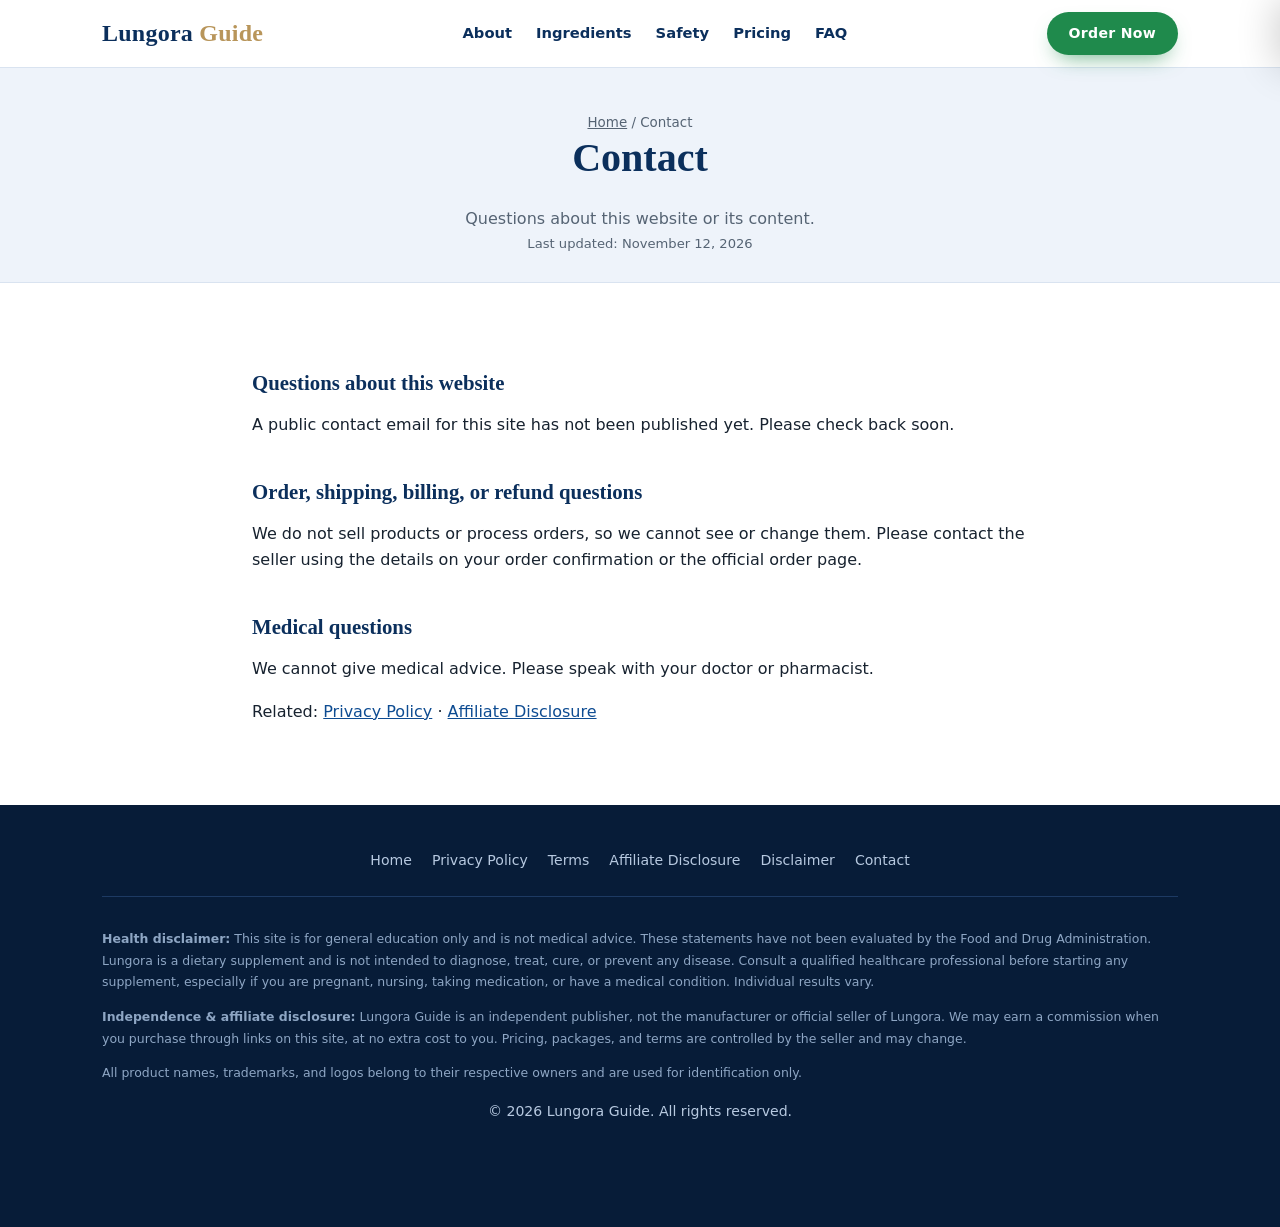
<file: pages/contact.html>
<!DOCTYPE html>
<html lang="en"><head><meta charset="utf-8"><meta name="viewport" content="width=device-width,initial-scale=1">
<title>Contact | Lungora Guide</title><meta name="description" content="How to reach this Lungora information site, and where to send order and refund questions."><meta name="robots" content="index, follow, max-image-preview:large">
<link rel="canonical" href="https://en-lungora.vercel.app/pages/contact.html">

<link rel="icon" href="/favicon.ico" sizes="any"><link rel="icon" type="image/png" sizes="48x48" href="/assets/images/icons/favicon-48x48.png"><link rel="icon" type="image/svg+xml" href="/assets/images/icons/favicon.svg">
<link rel="apple-touch-icon" href="/assets/images/icons/apple-touch-icon.png"><link rel="manifest" href="/manifest.webmanifest"><meta name="theme-color" content="#0E4C92">
<meta property="og:type" content="website"><meta property="og:site_name" content="Lungora Guide"><meta property="og:title" content="Contact | Lungora Guide"><meta property="og:description" content="How to reach this Lungora information site, and where to send order and refund questions."><meta property="og:url" content="https://en-lungora.vercel.app/pages/contact.html"><meta property="og:image" content="https://en-lungora.vercel.app/assets/images/lifestyle/og-image.png"><meta property="og:image:alt" content="Lungora independent guide">
<meta name="twitter:card" content="summary_large_image"><meta name="twitter:title" content="Contact | Lungora Guide"><meta name="twitter:description" content="How to reach this Lungora information site, and where to send order and refund questions."><meta name="twitter:image" content="https://en-lungora.vercel.app/assets/images/lifestyle/og-image.png">
<link rel="stylesheet" href="/assets/css/style.css">
<script type="application/ld+json">{"@context":"https://schema.org","@type":"WebPage","name":"Contact","url":"https://en-lungora.vercel.app/pages/contact.html","isPartOf":{"@type":"WebSite","url":"https://en-lungora.vercel.app/"}}</script><script type="application/ld+json">{"@context":"https://schema.org","@type":"BreadcrumbList","itemListElement":[{"@type":"ListItem","position":1,"name":"Home","item":"https://en-lungora.vercel.app/"},{"@type":"ListItem","position":2,"name":"Contact","item":"https://en-lungora.vercel.app/pages/contact.html"}]}</script></head><body><a class="skip" href="#main">Skip to content</a>
<header class="topbar"><div class="nav-row"><a class="brand" href="/">Lungora<span> Guide</span></a>
<nav class="links" aria-label="Main"><ul><li><a href="/#about">About</a></li><li><a href="/#ingredients">Ingredients</a></li><li><a href="/#safety">Safety</a></li><li><a href="/#pricing">Pricing</a></li><li><a href="/#faqs">FAQ</a></li></ul></nav><a class="btn top-cta" href="https://mwebkivo.com/13436/5574/2/" target="_blank" rel="sponsored noopener noreferrer">Order Now</a>
<button class="menu-btn" id="menuOpen" aria-label="Open menu" aria-expanded="false" aria-controls="mobilePanel">&#9776;</button></div>
<div class="panel" id="mobilePanel"><div class="panel-head"><span class="brand">Lungora<span> Guide</span></span><button class="menu-btn" id="menuClose" style="display:block" aria-label="Close menu">&#10005;</button></div><a class="pl" href="/#about">About</a><a class="pl" href="/#ingredients">Ingredients</a><a class="pl" href="/#safety">Safety</a><a class="pl" href="/#pricing">Pricing</a><a class="pl" href="/#faqs">FAQ</a><a class="btn btn-block" href="https://mwebkivo.com/13436/5574/2/" target="_blank" rel="sponsored noopener noreferrer">Order Now</a></div></header><main id="main"><div class="page-head"><div class="container narrow"><p class="crumbs"><a href="/">Home</a> / Contact</p><h1>Contact</h1><p>Questions about this website or its content.</p><p class="note">Last updated: November 12, 2026</p></div></div><article class="legal"><div class="container narrow"><h2>Questions about this website</h2><p>A public contact email for this site has not been published yet. Please check back soon.</p>
<h2>Order, shipping, billing, or refund questions</h2><p>We do not sell products or process orders, so we cannot see or change them. Please contact the seller using the details on your order confirmation or the official order page.</p>
<h2>Medical questions</h2><p>We cannot give medical advice. Please speak with your doctor or pharmacist.</p>
<p>Related: <a href="/pages/privacy-policy.html">Privacy Policy</a> &middot; <a href="/pages/affiliate-disclosure.html">Affiliate Disclosure</a></p></div></article></main><footer class="site"><div class="container"><div class="fl"><a href="/">Home</a><a href="/pages/privacy-policy.html">Privacy Policy</a><a href="/pages/terms.html">Terms</a><a href="/pages/affiliate-disclosure.html">Affiliate Disclosure</a><a href="/pages/disclaimer.html">Disclaimer</a><a href="/pages/contact.html">Contact</a></div>
<div class="fine-print"><p><strong>Health disclaimer:</strong> This site is for general education only and is not medical advice. These statements have not been evaluated by the Food and Drug Administration. Lungora is a dietary supplement and is not intended to diagnose, treat, cure, or prevent any disease. Consult a qualified healthcare professional before starting any supplement, especially if you are pregnant, nursing, taking medication, or have a medical condition. Individual results vary.</p>
<p><strong>Independence &amp; affiliate disclosure:</strong> Lungora Guide is an independent publisher, not the manufacturer or official seller of Lungora. We may earn a commission when you purchase through links on this site, at no extra cost to you. Pricing, packages, and terms are controlled by the seller and may change.</p>
<p>All product names, trademarks, and logos belong to their respective owners and are used for identification only.</p></div>
<p class="copy">&copy; 2026 Lungora Guide. All rights reserved.</p></div></footer>
<script src="/assets/js/main.js" defer></script></body></html>
</file>
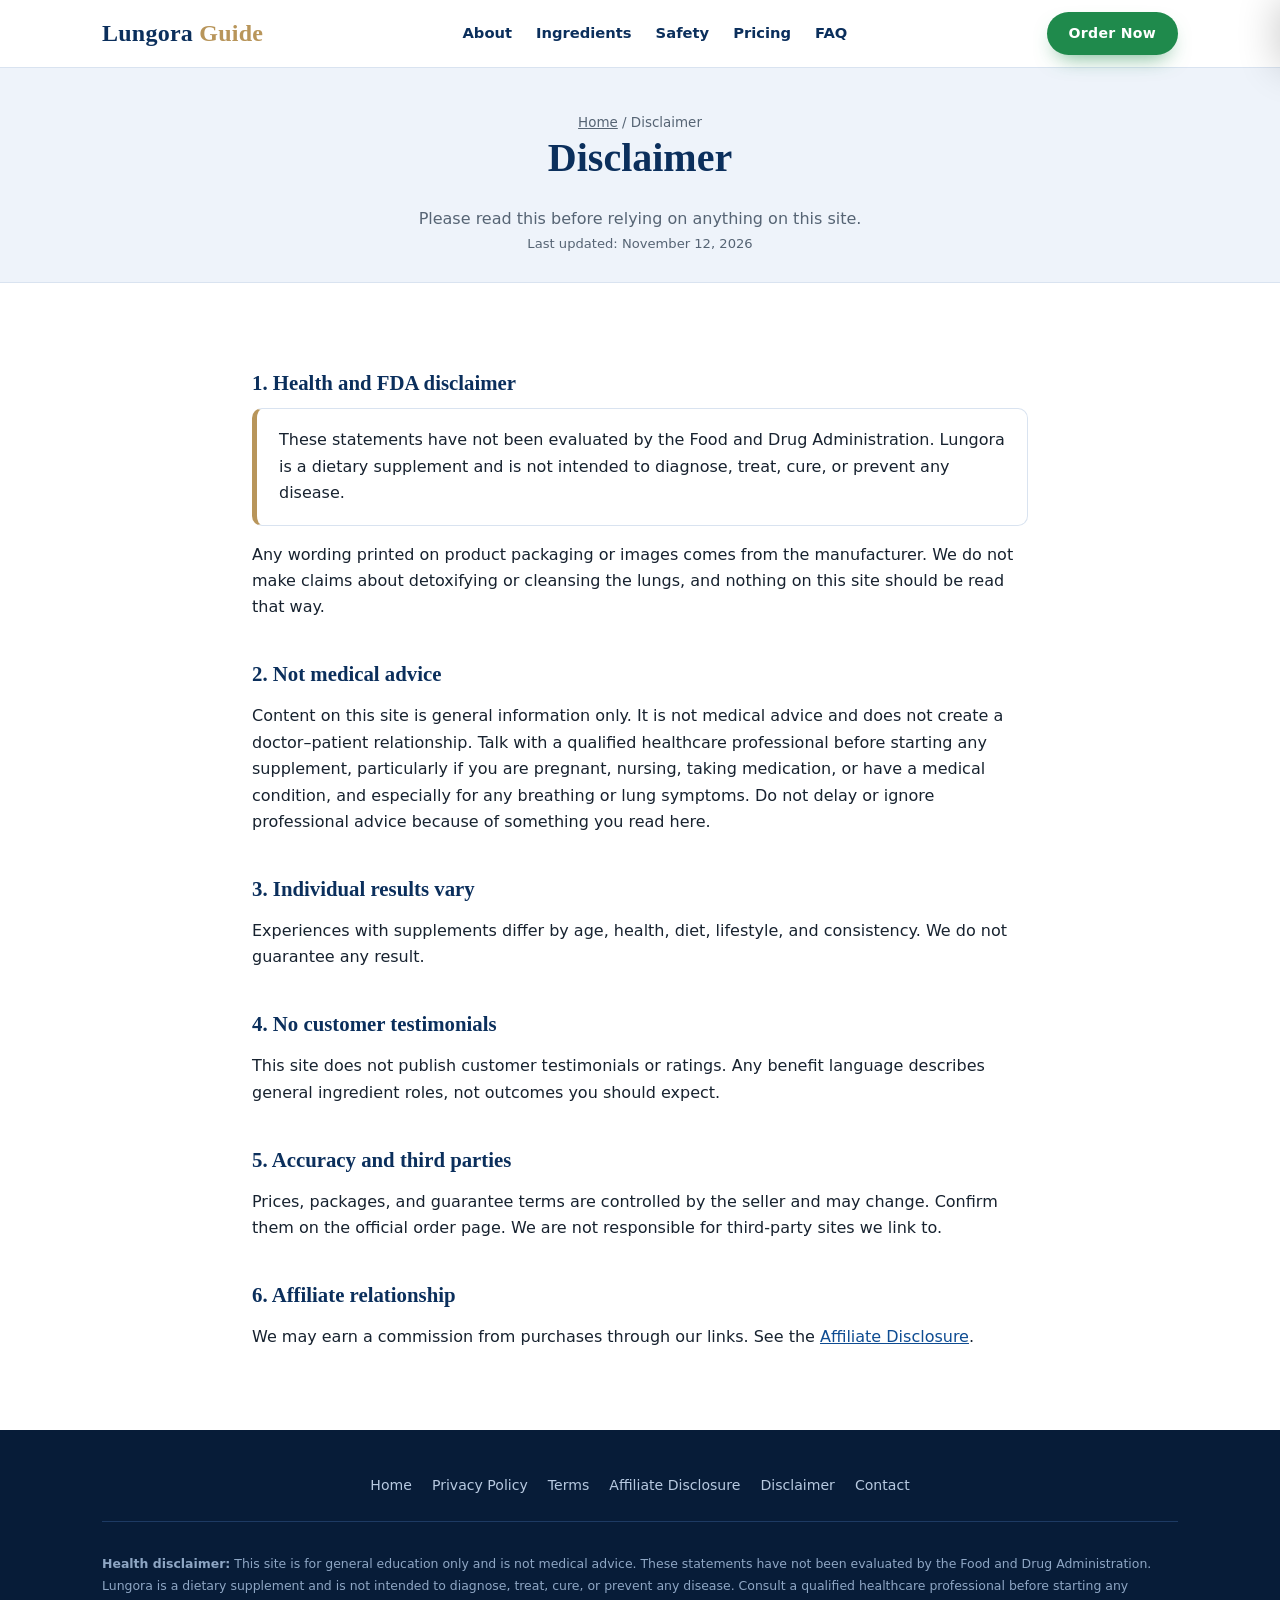
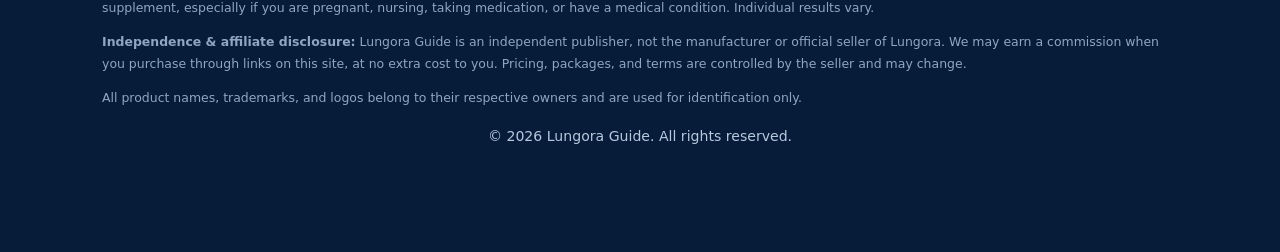
<file: pages/disclaimer.html>
<!DOCTYPE html>
<html lang="en"><head><meta charset="utf-8"><meta name="viewport" content="width=device-width,initial-scale=1">
<title>Disclaimer | Lungora Guide</title><meta name="description" content="Health, FDA, and general disclaimers for this independent Lungora information website."><meta name="robots" content="index, follow, max-image-preview:large">
<link rel="canonical" href="https://en-lungora.vercel.app/pages/disclaimer.html">

<link rel="icon" href="/favicon.ico" sizes="any"><link rel="icon" type="image/png" sizes="48x48" href="/assets/images/icons/favicon-48x48.png"><link rel="icon" type="image/svg+xml" href="/assets/images/icons/favicon.svg">
<link rel="apple-touch-icon" href="/assets/images/icons/apple-touch-icon.png"><link rel="manifest" href="/manifest.webmanifest"><meta name="theme-color" content="#0E4C92">
<meta property="og:type" content="website"><meta property="og:site_name" content="Lungora Guide"><meta property="og:title" content="Disclaimer | Lungora Guide"><meta property="og:description" content="Health, FDA, and general disclaimers for this independent Lungora information website."><meta property="og:url" content="https://en-lungora.vercel.app/pages/disclaimer.html"><meta property="og:image" content="https://en-lungora.vercel.app/assets/images/lifestyle/og-image.png"><meta property="og:image:alt" content="Lungora independent guide">
<meta name="twitter:card" content="summary_large_image"><meta name="twitter:title" content="Disclaimer | Lungora Guide"><meta name="twitter:description" content="Health, FDA, and general disclaimers for this independent Lungora information website."><meta name="twitter:image" content="https://en-lungora.vercel.app/assets/images/lifestyle/og-image.png">
<link rel="stylesheet" href="/assets/css/style.css">
<script type="application/ld+json">{"@context":"https://schema.org","@type":"WebPage","name":"Disclaimer","url":"https://en-lungora.vercel.app/pages/disclaimer.html","isPartOf":{"@type":"WebSite","url":"https://en-lungora.vercel.app/"}}</script><script type="application/ld+json">{"@context":"https://schema.org","@type":"BreadcrumbList","itemListElement":[{"@type":"ListItem","position":1,"name":"Home","item":"https://en-lungora.vercel.app/"},{"@type":"ListItem","position":2,"name":"Disclaimer","item":"https://en-lungora.vercel.app/pages/disclaimer.html"}]}</script></head><body><a class="skip" href="#main">Skip to content</a>
<header class="topbar"><div class="nav-row"><a class="brand" href="/">Lungora<span> Guide</span></a>
<nav class="links" aria-label="Main"><ul><li><a href="/#about">About</a></li><li><a href="/#ingredients">Ingredients</a></li><li><a href="/#safety">Safety</a></li><li><a href="/#pricing">Pricing</a></li><li><a href="/#faqs">FAQ</a></li></ul></nav><a class="btn top-cta" href="https://mwebkivo.com/13436/5574/2/" target="_blank" rel="sponsored noopener noreferrer">Order Now</a>
<button class="menu-btn" id="menuOpen" aria-label="Open menu" aria-expanded="false" aria-controls="mobilePanel">&#9776;</button></div>
<div class="panel" id="mobilePanel"><div class="panel-head"><span class="brand">Lungora<span> Guide</span></span><button class="menu-btn" id="menuClose" style="display:block" aria-label="Close menu">&#10005;</button></div><a class="pl" href="/#about">About</a><a class="pl" href="/#ingredients">Ingredients</a><a class="pl" href="/#safety">Safety</a><a class="pl" href="/#pricing">Pricing</a><a class="pl" href="/#faqs">FAQ</a><a class="btn btn-block" href="https://mwebkivo.com/13436/5574/2/" target="_blank" rel="sponsored noopener noreferrer">Order Now</a></div></header><main id="main"><div class="page-head"><div class="container narrow"><p class="crumbs"><a href="/">Home</a> / Disclaimer</p><h1>Disclaimer</h1><p>Please read this before relying on anything on this site.</p><p class="note">Last updated: November 12, 2026</p></div></div><article class="legal"><div class="container narrow">
<h2>1. Health and FDA disclaimer</h2><div style="background:#fff;border:1px solid var(--line);border-left:5px solid var(--gold);border-radius:10px;padding:18px 22px"><p style="margin:0">These statements have not been evaluated by the Food and Drug Administration. Lungora is a dietary supplement and is not intended to diagnose, treat, cure, or prevent any disease.</p></div>
<p>Any wording printed on product packaging or images comes from the manufacturer. We do not make claims about detoxifying or cleansing the lungs, and nothing on this site should be read that way.</p>
<h2>2. Not medical advice</h2><p>Content on this site is general information only. It is not medical advice and does not create a doctor&ndash;patient relationship. Talk with a qualified healthcare professional before starting any supplement, particularly if you are pregnant, nursing, taking medication, or have a medical condition, and especially for any breathing or lung symptoms. Do not delay or ignore professional advice because of something you read here.</p>
<h2>3. Individual results vary</h2><p>Experiences with supplements differ by age, health, diet, lifestyle, and consistency. We do not guarantee any result.</p>
<h2>4. No customer testimonials</h2><p>This site does not publish customer testimonials or ratings. Any benefit language describes general ingredient roles, not outcomes you should expect.</p>
<h2>5. Accuracy and third parties</h2><p>Prices, packages, and guarantee terms are controlled by the seller and may change. Confirm them on the official order page. We are not responsible for third-party sites we link to.</p>
<h2>6. Affiliate relationship</h2><p>We may earn a commission from purchases through our links. See the <a href="/pages/affiliate-disclosure.html">Affiliate Disclosure</a>.</p></div></article></main><footer class="site"><div class="container"><div class="fl"><a href="/">Home</a><a href="/pages/privacy-policy.html">Privacy Policy</a><a href="/pages/terms.html">Terms</a><a href="/pages/affiliate-disclosure.html">Affiliate Disclosure</a><a href="/pages/disclaimer.html">Disclaimer</a><a href="/pages/contact.html">Contact</a></div>
<div class="fine-print"><p><strong>Health disclaimer:</strong> This site is for general education only and is not medical advice. These statements have not been evaluated by the Food and Drug Administration. Lungora is a dietary supplement and is not intended to diagnose, treat, cure, or prevent any disease. Consult a qualified healthcare professional before starting any supplement, especially if you are pregnant, nursing, taking medication, or have a medical condition. Individual results vary.</p>
<p><strong>Independence &amp; affiliate disclosure:</strong> Lungora Guide is an independent publisher, not the manufacturer or official seller of Lungora. We may earn a commission when you purchase through links on this site, at no extra cost to you. Pricing, packages, and terms are controlled by the seller and may change.</p>
<p>All product names, trademarks, and logos belong to their respective owners and are used for identification only.</p></div>
<p class="copy">&copy; 2026 Lungora Guide. All rights reserved.</p></div></footer>
<script src="/assets/js/main.js" defer></script></body></html>
</file>
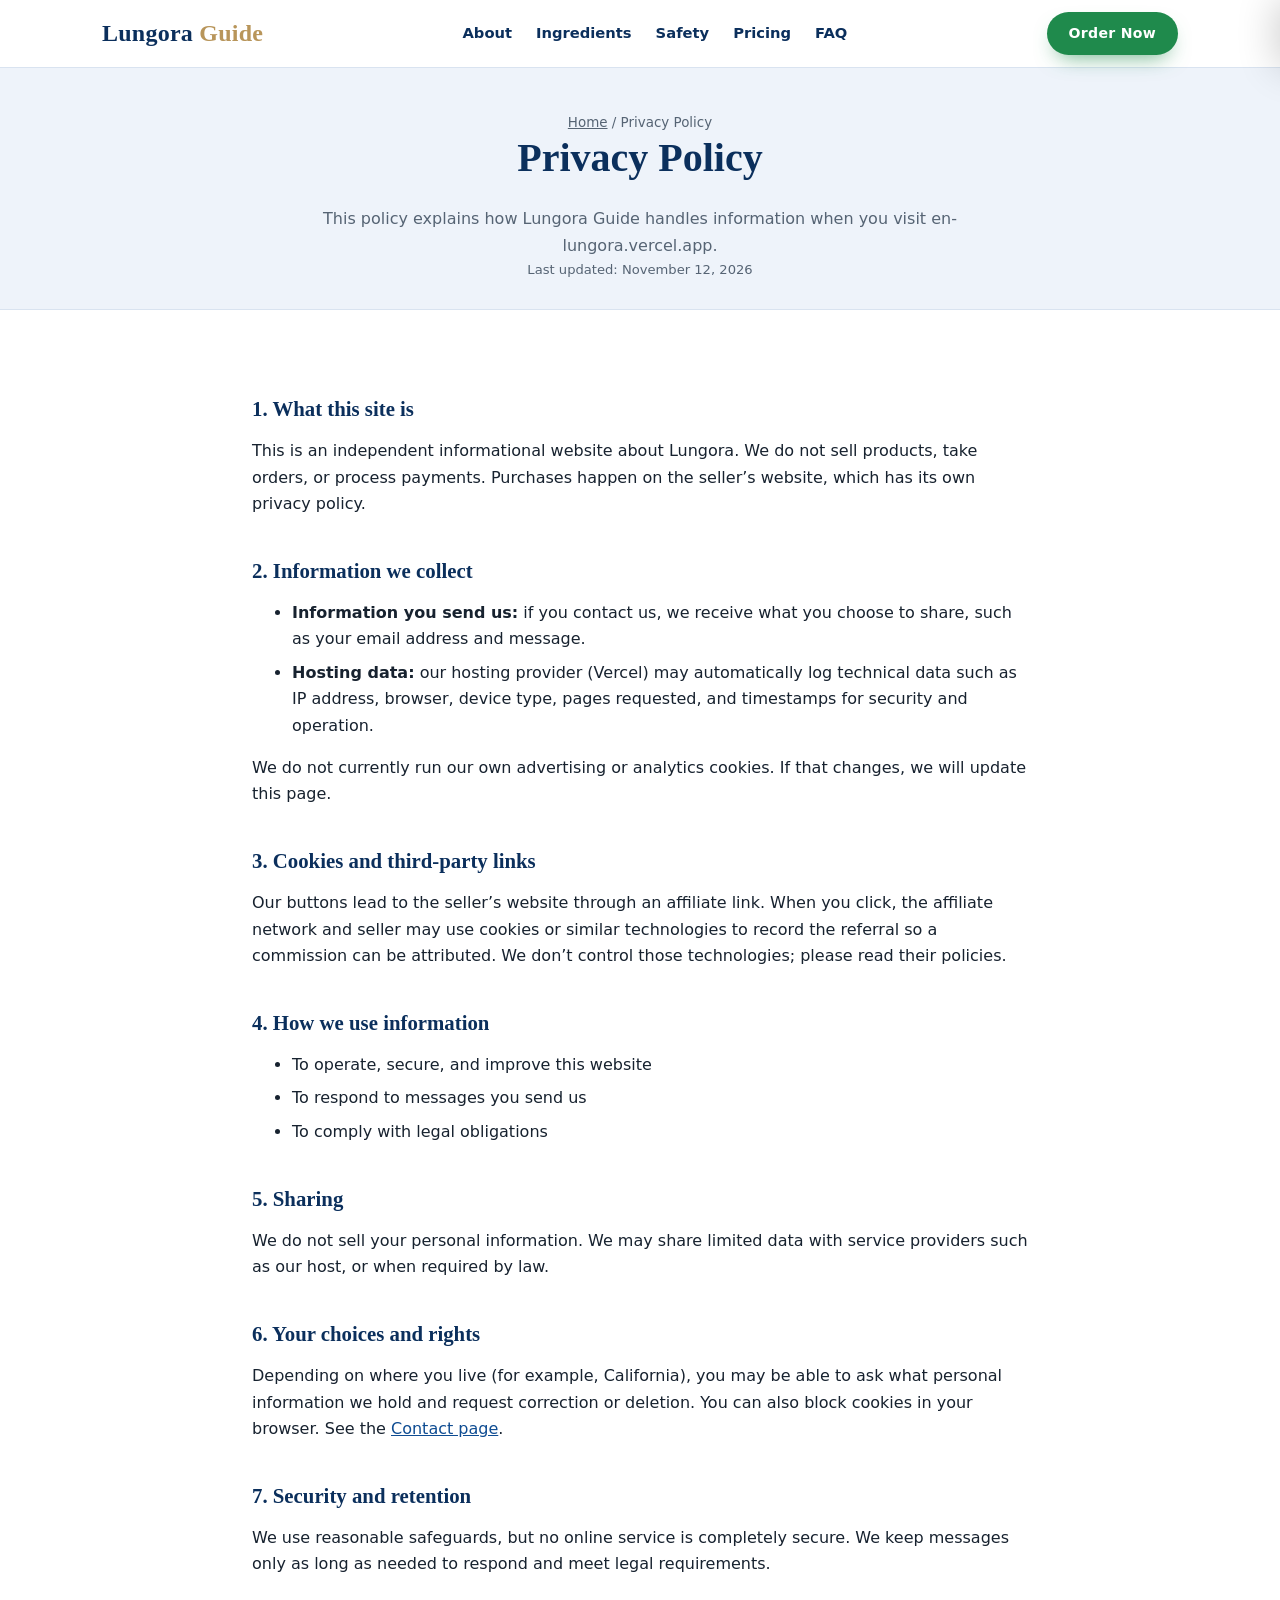
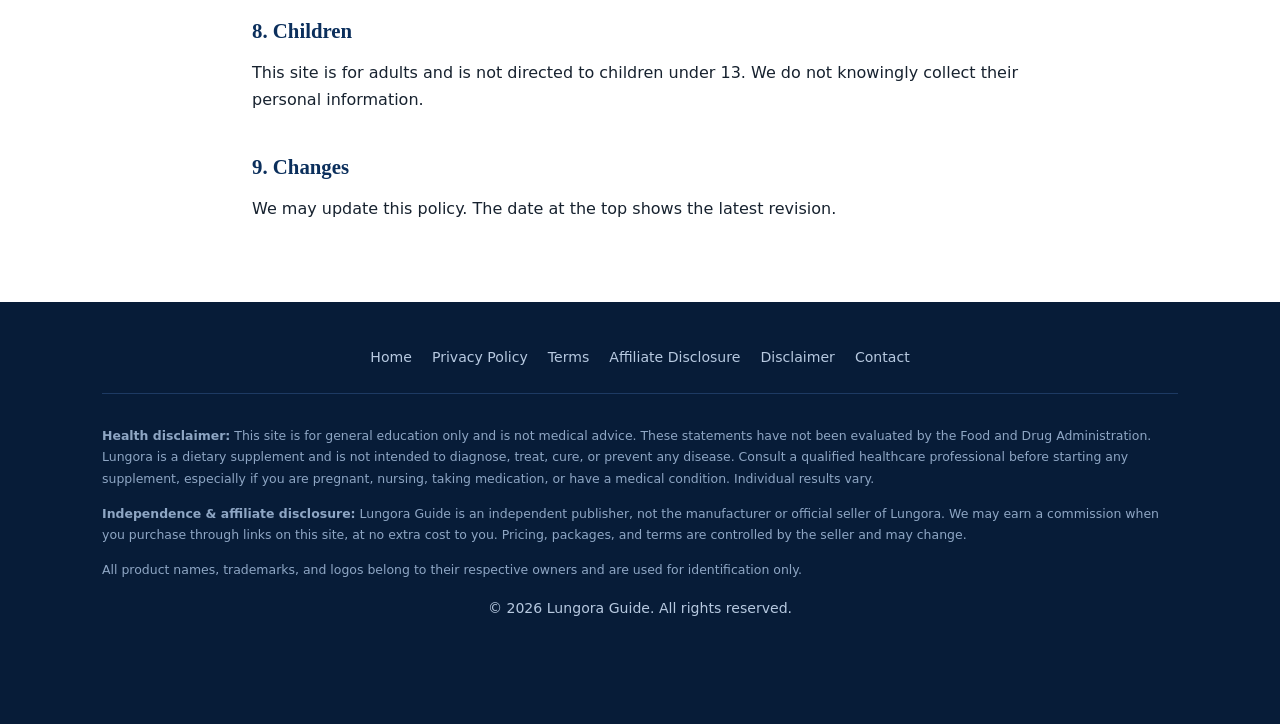
<file: pages/privacy-policy.html>
<!DOCTYPE html>
<html lang="en"><head><meta charset="utf-8"><meta name="viewport" content="width=device-width,initial-scale=1">
<title>Privacy Policy | Lungora Guide</title><meta name="description" content="How this independent Lungora information site handles visitor data, cookies, and third-party links."><meta name="robots" content="index, follow, max-image-preview:large">
<link rel="canonical" href="https://en-lungora.vercel.app/pages/privacy-policy.html">

<link rel="icon" href="/favicon.ico" sizes="any"><link rel="icon" type="image/png" sizes="48x48" href="/assets/images/icons/favicon-48x48.png"><link rel="icon" type="image/svg+xml" href="/assets/images/icons/favicon.svg">
<link rel="apple-touch-icon" href="/assets/images/icons/apple-touch-icon.png"><link rel="manifest" href="/manifest.webmanifest"><meta name="theme-color" content="#0E4C92">
<meta property="og:type" content="website"><meta property="og:site_name" content="Lungora Guide"><meta property="og:title" content="Privacy Policy | Lungora Guide"><meta property="og:description" content="How this independent Lungora information site handles visitor data, cookies, and third-party links."><meta property="og:url" content="https://en-lungora.vercel.app/pages/privacy-policy.html"><meta property="og:image" content="https://en-lungora.vercel.app/assets/images/lifestyle/og-image.png"><meta property="og:image:alt" content="Lungora independent guide">
<meta name="twitter:card" content="summary_large_image"><meta name="twitter:title" content="Privacy Policy | Lungora Guide"><meta name="twitter:description" content="How this independent Lungora information site handles visitor data, cookies, and third-party links."><meta name="twitter:image" content="https://en-lungora.vercel.app/assets/images/lifestyle/og-image.png">
<link rel="stylesheet" href="/assets/css/style.css">
<script type="application/ld+json">{"@context":"https://schema.org","@type":"WebPage","name":"Privacy Policy","url":"https://en-lungora.vercel.app/pages/privacy-policy.html","isPartOf":{"@type":"WebSite","url":"https://en-lungora.vercel.app/"}}</script><script type="application/ld+json">{"@context":"https://schema.org","@type":"BreadcrumbList","itemListElement":[{"@type":"ListItem","position":1,"name":"Home","item":"https://en-lungora.vercel.app/"},{"@type":"ListItem","position":2,"name":"Privacy Policy","item":"https://en-lungora.vercel.app/pages/privacy-policy.html"}]}</script></head><body><a class="skip" href="#main">Skip to content</a>
<header class="topbar"><div class="nav-row"><a class="brand" href="/">Lungora<span> Guide</span></a>
<nav class="links" aria-label="Main"><ul><li><a href="/#about">About</a></li><li><a href="/#ingredients">Ingredients</a></li><li><a href="/#safety">Safety</a></li><li><a href="/#pricing">Pricing</a></li><li><a href="/#faqs">FAQ</a></li></ul></nav><a class="btn top-cta" href="https://mwebkivo.com/13436/5574/2/" target="_blank" rel="sponsored noopener noreferrer">Order Now</a>
<button class="menu-btn" id="menuOpen" aria-label="Open menu" aria-expanded="false" aria-controls="mobilePanel">&#9776;</button></div>
<div class="panel" id="mobilePanel"><div class="panel-head"><span class="brand">Lungora<span> Guide</span></span><button class="menu-btn" id="menuClose" style="display:block" aria-label="Close menu">&#10005;</button></div><a class="pl" href="/#about">About</a><a class="pl" href="/#ingredients">Ingredients</a><a class="pl" href="/#safety">Safety</a><a class="pl" href="/#pricing">Pricing</a><a class="pl" href="/#faqs">FAQ</a><a class="btn btn-block" href="https://mwebkivo.com/13436/5574/2/" target="_blank" rel="sponsored noopener noreferrer">Order Now</a></div></header><main id="main"><div class="page-head"><div class="container narrow"><p class="crumbs"><a href="/">Home</a> / Privacy Policy</p><h1>Privacy Policy</h1><p>This policy explains how Lungora Guide handles information when you visit en-lungora.vercel.app.</p><p class="note">Last updated: November 12, 2026</p></div></div><article class="legal"><div class="container narrow">
<h2>1. What this site is</h2><p>This is an independent informational website about Lungora. We do not sell products, take orders, or process payments. Purchases happen on the seller&rsquo;s website, which has its own privacy policy.</p>
<h2>2. Information we collect</h2><ul><li><strong>Information you send us:</strong> if you contact us, we receive what you choose to share, such as your email address and message.</li><li><strong>Hosting data:</strong> our hosting provider (Vercel) may automatically log technical data such as IP address, browser, device type, pages requested, and timestamps for security and operation.</li></ul><p>We do not currently run our own advertising or analytics cookies. If that changes, we will update this page.</p>
<h2>3. Cookies and third-party links</h2><p>Our buttons lead to the seller&rsquo;s website through an affiliate link. When you click, the affiliate network and seller may use cookies or similar technologies to record the referral so a commission can be attributed. We don&rsquo;t control those technologies; please read their policies.</p>
<h2>4. How we use information</h2><ul><li>To operate, secure, and improve this website</li><li>To respond to messages you send us</li><li>To comply with legal obligations</li></ul>
<h2>5. Sharing</h2><p>We do not sell your personal information. We may share limited data with service providers such as our host, or when required by law.</p>
<h2>6. Your choices and rights</h2><p>Depending on where you live (for example, California), you may be able to ask what personal information we hold and request correction or deletion. You can also block cookies in your browser. See the <a href="/pages/contact.html">Contact page</a>.</p>
<h2>7. Security and retention</h2><p>We use reasonable safeguards, but no online service is completely secure. We keep messages only as long as needed to respond and meet legal requirements.</p>
<h2>8. Children</h2><p>This site is for adults and is not directed to children under 13. We do not knowingly collect their personal information.</p>
<h2>9. Changes</h2><p>We may update this policy. The date at the top shows the latest revision.</p></div></article></main><footer class="site"><div class="container"><div class="fl"><a href="/">Home</a><a href="/pages/privacy-policy.html">Privacy Policy</a><a href="/pages/terms.html">Terms</a><a href="/pages/affiliate-disclosure.html">Affiliate Disclosure</a><a href="/pages/disclaimer.html">Disclaimer</a><a href="/pages/contact.html">Contact</a></div>
<div class="fine-print"><p><strong>Health disclaimer:</strong> This site is for general education only and is not medical advice. These statements have not been evaluated by the Food and Drug Administration. Lungora is a dietary supplement and is not intended to diagnose, treat, cure, or prevent any disease. Consult a qualified healthcare professional before starting any supplement, especially if you are pregnant, nursing, taking medication, or have a medical condition. Individual results vary.</p>
<p><strong>Independence &amp; affiliate disclosure:</strong> Lungora Guide is an independent publisher, not the manufacturer or official seller of Lungora. We may earn a commission when you purchase through links on this site, at no extra cost to you. Pricing, packages, and terms are controlled by the seller and may change.</p>
<p>All product names, trademarks, and logos belong to their respective owners and are used for identification only.</p></div>
<p class="copy">&copy; 2026 Lungora Guide. All rights reserved.</p></div></footer>
<script src="/assets/js/main.js" defer></script></body></html>
</file>
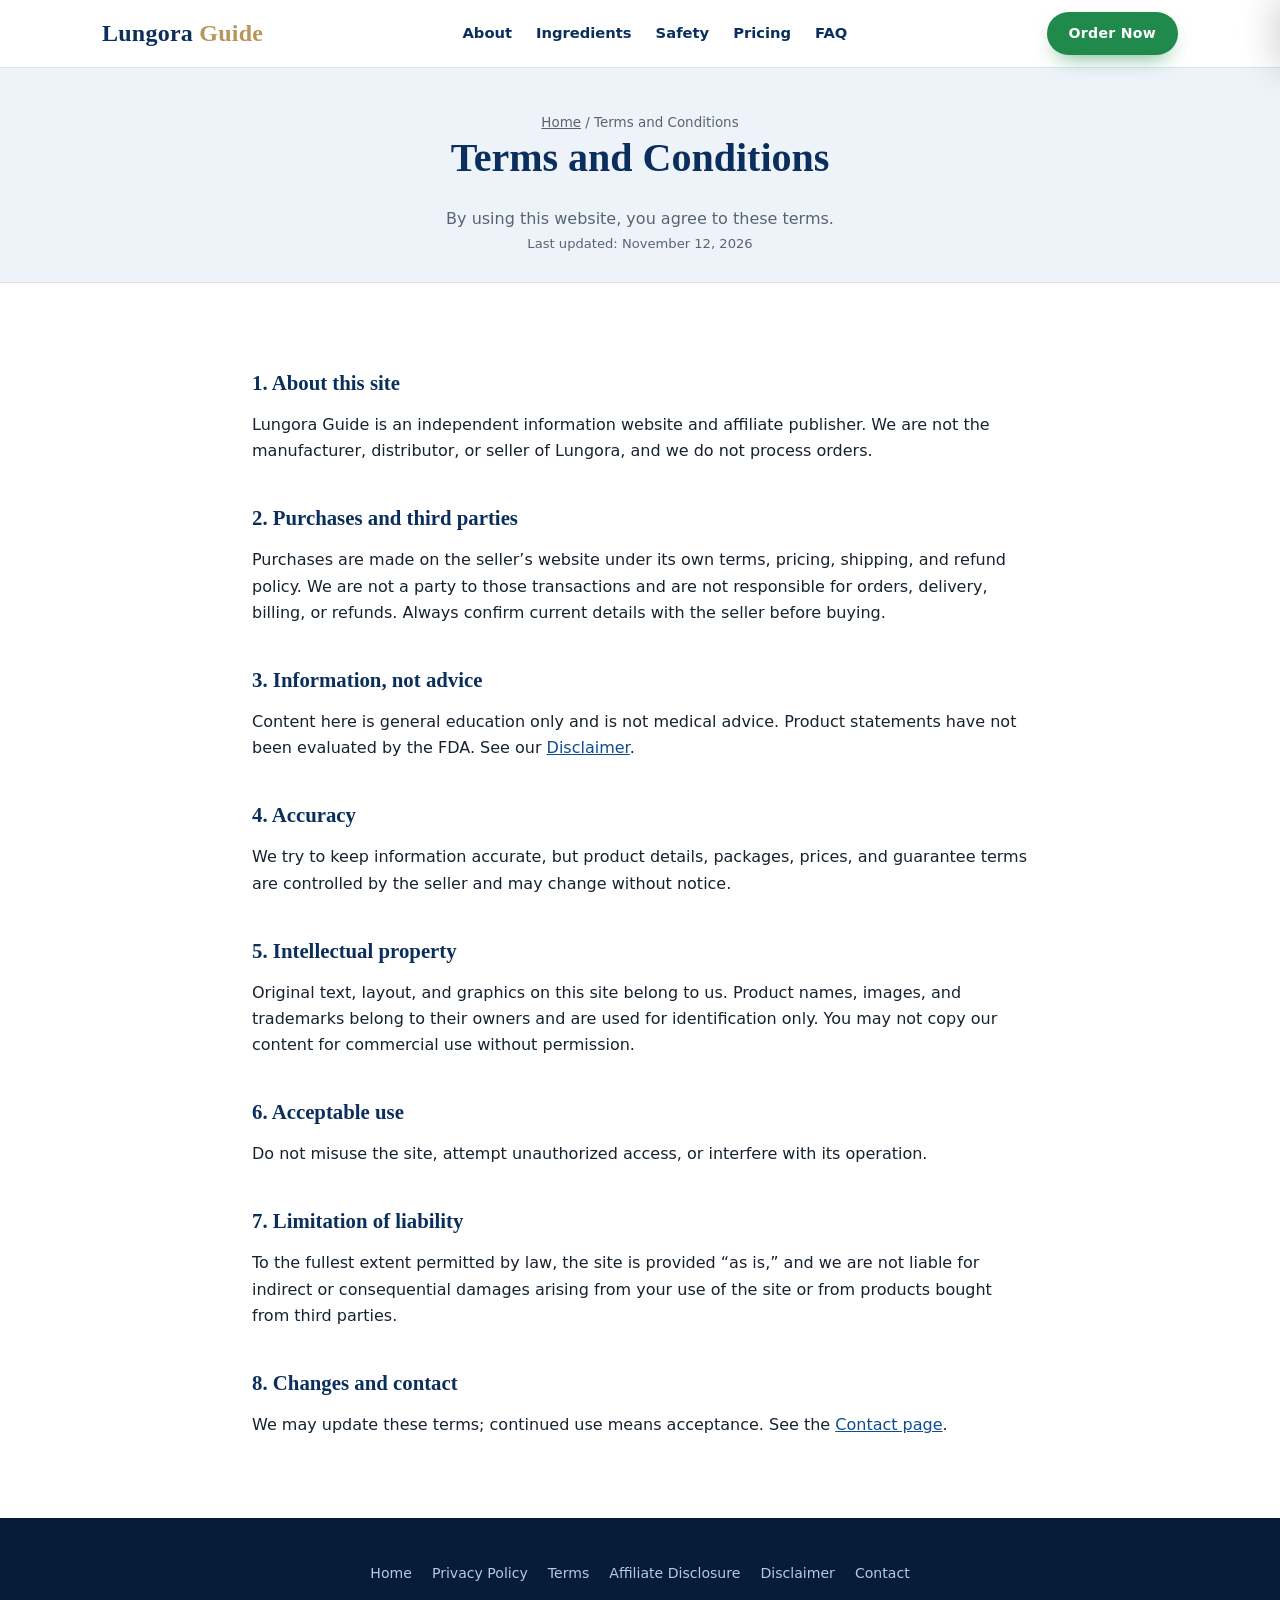
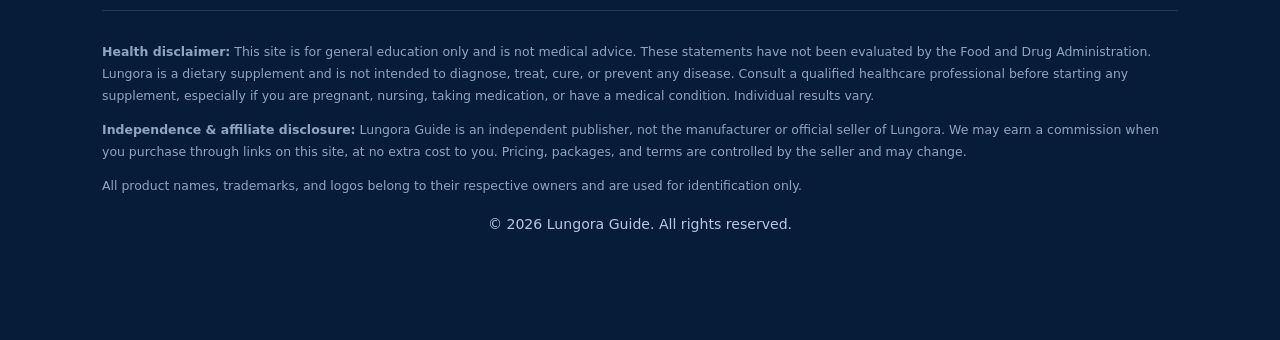
<file: pages/terms.html>
<!DOCTYPE html>
<html lang="en"><head><meta charset="utf-8"><meta name="viewport" content="width=device-width,initial-scale=1">
<title>Terms and Conditions | Lungora Guide</title><meta name="description" content="Terms for using this independent Lungora information website."><meta name="robots" content="index, follow, max-image-preview:large">
<link rel="canonical" href="https://en-lungora.vercel.app/pages/terms.html">

<link rel="icon" href="/favicon.ico" sizes="any"><link rel="icon" type="image/png" sizes="48x48" href="/assets/images/icons/favicon-48x48.png"><link rel="icon" type="image/svg+xml" href="/assets/images/icons/favicon.svg">
<link rel="apple-touch-icon" href="/assets/images/icons/apple-touch-icon.png"><link rel="manifest" href="/manifest.webmanifest"><meta name="theme-color" content="#0E4C92">
<meta property="og:type" content="website"><meta property="og:site_name" content="Lungora Guide"><meta property="og:title" content="Terms and Conditions | Lungora Guide"><meta property="og:description" content="Terms for using this independent Lungora information website."><meta property="og:url" content="https://en-lungora.vercel.app/pages/terms.html"><meta property="og:image" content="https://en-lungora.vercel.app/assets/images/lifestyle/og-image.png"><meta property="og:image:alt" content="Lungora independent guide">
<meta name="twitter:card" content="summary_large_image"><meta name="twitter:title" content="Terms and Conditions | Lungora Guide"><meta name="twitter:description" content="Terms for using this independent Lungora information website."><meta name="twitter:image" content="https://en-lungora.vercel.app/assets/images/lifestyle/og-image.png">
<link rel="stylesheet" href="/assets/css/style.css">
<script type="application/ld+json">{"@context":"https://schema.org","@type":"WebPage","name":"Terms and Conditions","url":"https://en-lungora.vercel.app/pages/terms.html","isPartOf":{"@type":"WebSite","url":"https://en-lungora.vercel.app/"}}</script><script type="application/ld+json">{"@context":"https://schema.org","@type":"BreadcrumbList","itemListElement":[{"@type":"ListItem","position":1,"name":"Home","item":"https://en-lungora.vercel.app/"},{"@type":"ListItem","position":2,"name":"Terms and Conditions","item":"https://en-lungora.vercel.app/pages/terms.html"}]}</script></head><body><a class="skip" href="#main">Skip to content</a>
<header class="topbar"><div class="nav-row"><a class="brand" href="/">Lungora<span> Guide</span></a>
<nav class="links" aria-label="Main"><ul><li><a href="/#about">About</a></li><li><a href="/#ingredients">Ingredients</a></li><li><a href="/#safety">Safety</a></li><li><a href="/#pricing">Pricing</a></li><li><a href="/#faqs">FAQ</a></li></ul></nav><a class="btn top-cta" href="https://mwebkivo.com/13436/5574/2/" target="_blank" rel="sponsored noopener noreferrer">Order Now</a>
<button class="menu-btn" id="menuOpen" aria-label="Open menu" aria-expanded="false" aria-controls="mobilePanel">&#9776;</button></div>
<div class="panel" id="mobilePanel"><div class="panel-head"><span class="brand">Lungora<span> Guide</span></span><button class="menu-btn" id="menuClose" style="display:block" aria-label="Close menu">&#10005;</button></div><a class="pl" href="/#about">About</a><a class="pl" href="/#ingredients">Ingredients</a><a class="pl" href="/#safety">Safety</a><a class="pl" href="/#pricing">Pricing</a><a class="pl" href="/#faqs">FAQ</a><a class="btn btn-block" href="https://mwebkivo.com/13436/5574/2/" target="_blank" rel="sponsored noopener noreferrer">Order Now</a></div></header><main id="main"><div class="page-head"><div class="container narrow"><p class="crumbs"><a href="/">Home</a> / Terms and Conditions</p><h1>Terms and Conditions</h1><p>By using this website, you agree to these terms.</p><p class="note">Last updated: November 12, 2026</p></div></div><article class="legal"><div class="container narrow">
<h2>1. About this site</h2><p>Lungora Guide is an independent information website and affiliate publisher. We are not the manufacturer, distributor, or seller of Lungora, and we do not process orders.</p>
<h2>2. Purchases and third parties</h2><p>Purchases are made on the seller&rsquo;s website under its own terms, pricing, shipping, and refund policy. We are not a party to those transactions and are not responsible for orders, delivery, billing, or refunds. Always confirm current details with the seller before buying.</p>
<h2>3. Information, not advice</h2><p>Content here is general education only and is not medical advice. Product statements have not been evaluated by the FDA. See our <a href="/pages/disclaimer.html">Disclaimer</a>.</p>
<h2>4. Accuracy</h2><p>We try to keep information accurate, but product details, packages, prices, and guarantee terms are controlled by the seller and may change without notice.</p>
<h2>5. Intellectual property</h2><p>Original text, layout, and graphics on this site belong to us. Product names, images, and trademarks belong to their owners and are used for identification only. You may not copy our content for commercial use without permission.</p>
<h2>6. Acceptable use</h2><p>Do not misuse the site, attempt unauthorized access, or interfere with its operation.</p>
<h2>7. Limitation of liability</h2><p>To the fullest extent permitted by law, the site is provided &ldquo;as is,&rdquo; and we are not liable for indirect or consequential damages arising from your use of the site or from products bought from third parties.</p>
<h2>8. Changes and contact</h2><p>We may update these terms; continued use means acceptance. See the <a href="/pages/contact.html">Contact page</a>.</p></div></article></main><footer class="site"><div class="container"><div class="fl"><a href="/">Home</a><a href="/pages/privacy-policy.html">Privacy Policy</a><a href="/pages/terms.html">Terms</a><a href="/pages/affiliate-disclosure.html">Affiliate Disclosure</a><a href="/pages/disclaimer.html">Disclaimer</a><a href="/pages/contact.html">Contact</a></div>
<div class="fine-print"><p><strong>Health disclaimer:</strong> This site is for general education only and is not medical advice. These statements have not been evaluated by the Food and Drug Administration. Lungora is a dietary supplement and is not intended to diagnose, treat, cure, or prevent any disease. Consult a qualified healthcare professional before starting any supplement, especially if you are pregnant, nursing, taking medication, or have a medical condition. Individual results vary.</p>
<p><strong>Independence &amp; affiliate disclosure:</strong> Lungora Guide is an independent publisher, not the manufacturer or official seller of Lungora. We may earn a commission when you purchase through links on this site, at no extra cost to you. Pricing, packages, and terms are controlled by the seller and may change.</p>
<p>All product names, trademarks, and logos belong to their respective owners and are used for identification only.</p></div>
<p class="copy">&copy; 2026 Lungora Guide. All rights reserved.</p></div></footer>
<script src="/assets/js/main.js" defer></script></body></html>
</file>
<file: assets/css/style.css>
:root{--navy:#0b2f5c;--blue:#0E4C92;--ind:#2A3B9D;--gold:#b8955a;--green:#1f8a4c;--green-d:#176f3c;--soft:#eef3fa;--paper:#fff;--ink:#17222f;--muted:#566474;--line:#d9e3f0;--radius:18px;--shadow:0 14px 34px -16px rgba(11,47,92,.35)}*{box-sizing:border-box}html{scroll-behavior:smooth;scroll-padding-top:76px}body{margin:0;font-family:system-ui,-apple-system,"Segoe UI",Roboto,Arial,sans-serif;color:var(--ink);background:var(--paper);line-height:1.65}h1,h2,h3,h4{font-family:Georgia,"Times New Roman",serif;color:var(--navy);line-height:1.2;margin:0 0 .6em}h1{font-size:2.5rem}h2{font-size:1.9rem}h3{font-size:1.15rem}img{max-width:100%;height:auto;display:block}a{color:var(--blue)}.container{max-width:1120px;margin:0 auto;padding:0 22px}.narrow{max-width:820px}.center{text-align:center}.skip{position:absolute;left:-999px;top:0;background:#fff;padding:10px;z-index:100}.skip:focus{left:8px}:focus-visible{outline:3px solid var(--gold);outline-offset:2px}.btn{display:inline-block;background:var(--green);color:#fff;font-weight:800;letter-spacing:.02em;padding:15px 34px;border-radius:999px;text-decoration:none;box-shadow:0 10px 22px -10px rgba(31,138,76,.75);transition:transform .15s,background .15s;text-align:center;border:0;cursor:pointer}.btn:hover{background:var(--green-d);transform:translateY(-2px)}.btn-outline{background:transparent;color:var(--navy);border:2px solid var(--navy);box-shadow:none}.btn-outline:hover{background:var(--navy);color:#fff}.btn-white{background:#fff;color:var(--navy);box-shadow:none}.btn-white:hover{background:#e8f0fb}.btn-block{display:block;width:100%}.note{font-size:.82rem;color:var(--muted);margin-top:10px}.aff-note{font-size:.85rem;color:var(--muted);background:var(--soft);border-left:3px solid var(--blue);padding:9px 13px;border-radius:6px;margin:16px 0 0}.topbar{position:sticky;top:0;z-index:50;background:rgba(255,255,255,.96);backdrop-filter:blur(6px);border-bottom:1px solid var(--line)}.nav-row{display:flex;align-items:center;justify-content:space-between;gap:18px;padding:12px 22px;max-width:1120px;margin:0 auto}.brand{font-family:Georgia,serif;font-weight:700;font-size:1.5rem;color:var(--navy);text-decoration:none;letter-spacing:.01em}.brand span{color:var(--gold)}.links ul{list-style:none;display:flex;gap:24px;margin:0;padding:0}.links a{text-decoration:none;font-weight:600;font-size:.92rem;color:var(--navy)}.links a:hover{color:var(--green)}.top-cta{padding:10px 22px;font-size:.88rem}.menu-btn{display:none;background:none;border:0;font-size:1.7rem;color:var(--navy);cursor:pointer}.panel{position:fixed;inset:0 0 0 auto;width:min(86vw,340px);background:#fff;box-shadow:-20px 0 40px rgba(0,0,0,.2);transform:translateX(105%);transition:transform .28s;z-index:80;padding:20px;display:flex;flex-direction:column;gap:18px}.panel.show{transform:none}.panel-head{display:flex;justify-content:space-between;align-items:center}.panel a.pl{display:block;padding:10px 0;font-weight:700;color:var(--navy);text-decoration:none;border-bottom:1px solid var(--line)}.hero{background:linear-gradient(135deg,#f3f7fd 0%,#fff 60%);padding:56px 0 48px}.hero-grid{display:grid;grid-template-columns:1.1fr .9fr;gap:40px;align-items:center}.eyebrow{display:inline-block;letter-spacing:.1em;text-transform:uppercase;font-size:.72rem;font-weight:700;color:var(--blue);background:#fff;border:1px solid var(--line);padding:6px 14px;border-radius:999px;margin-bottom:14px}.points{list-style:none;margin:18px 0 26px;padding:0;display:grid;gap:12px}.points li{padding-left:30px;position:relative}.points li:before{content:"\2713";position:absolute;left:0;top:2px;width:22px;height:22px;border-radius:50%;background:var(--blue);color:#fff;font-size:.75rem;display:flex;align-items:center;justify-content:center}.btns{display:flex;gap:12px;flex-wrap:wrap}.hero img{max-width:430px;margin:0 auto;filter:drop-shadow(0 26px 26px rgba(11,47,92,.22))}section{padding:64px 0}.tint{background:var(--soft)}.head{max-width:720px;margin:0 auto 36px;text-align:center}.head p{color:var(--muted)}.band{background:linear-gradient(135deg,var(--navy),var(--blue));padding:34px 0 76px;text-align:center}.band h2{color:#fff;margin:0}.band p{color:#cfe0f5;margin:8px 0 0}.pricing{margin-top:-46px}.pgrid{display:grid;grid-template-columns:repeat(3,1fr);gap:22px;align-items:stretch}.pcard{background:#fff;border:2px solid var(--line);border-radius:var(--radius);padding:24px 20px;text-align:center;box-shadow:var(--shadow);display:flex;flex-direction:column}.pcard.best{border-color:var(--green);position:relative}.pcard.best:before{content:"BEST VALUE";position:absolute;top:-13px;left:50%;transform:translateX(-50%);background:var(--green);color:#fff;font-size:.72rem;font-weight:800;letter-spacing:.1em;padding:4px 14px;border-radius:999px}.pcard h3{margin:0}.pcard .sub{color:var(--muted);margin:2px 0 8px}.pcard img{max-height:230px;width:auto;margin:6px auto 12px}.price{font-family:Georgia,serif;font-size:3rem;color:var(--navy);line-height:1}.price small{font-family:system-ui,sans-serif;font-size:.85rem;color:var(--muted);margin-left:6px}.pcard .tot{margin:10px 0 2px;font-weight:700}.pcard .ship{margin:0 0 16px;color:var(--green);font-weight:700;font-size:.92rem}.pcard .cta{margin-top:auto}.pcard .fine{font-size:.8rem;color:var(--muted);margin:12px 0 0}.p1{order:1}.p2{order:2}.p3{order:3}.pnote{text-align:center;max-width:760px;margin:22px auto 0}.two{display:grid;grid-template-columns:1fr 1fr;gap:44px;align-items:center}.cardbox{background:#fff;border:1px solid var(--line);border-radius:var(--radius);padding:26px 24px;box-shadow:var(--shadow)}.grid3{display:grid;grid-template-columns:repeat(3,1fr);gap:22px}.grid2{display:grid;grid-template-columns:repeat(2,1fr);gap:22px}.feat{text-align:center}.feat img{width:64px;height:64px;margin:0 auto 12px}.feat p{color:var(--muted);margin:0}.gradbox{background:linear-gradient(135deg,var(--navy),var(--ind));color:#fff;border-radius:var(--radius);overflow:hidden}.gradbox .two{padding:34px;gap:30px}.gradbox h2{color:#fff}.gradbox p{color:#dce8f8}.gradbox img{max-width:360px;margin:0 auto;background:#fff;border-radius:var(--radius);padding:10px}.routine{background:var(--soft);border-radius:var(--radius);padding:44px 28px}.ship-banner{display:flex;gap:22px;align-items:center;background:linear-gradient(135deg,var(--navy),var(--blue));color:#fff;border-radius:var(--radius);padding:30px}.ship-banner img{flex:0 0 76px;width:76px;height:76px;background:#fff;border-radius:50%;padding:8px}.ship-banner h2{color:#fff;font-size:1.5rem;margin:0 0 6px}.ship-banner p{margin:0;color:#dce8f8}.ing-wrap{display:grid;grid-template-columns:1.35fr .65fr;gap:36px;align-items:center}.ing-grid{display:grid;grid-template-columns:repeat(3,1fr);gap:16px}.ing{background:#fff;border:1px solid var(--line);border-radius:var(--radius);padding:20px 14px;text-align:center}.ing img{width:70px;height:70px;margin:0 auto 10px}.ing small{display:block;color:var(--blue);font-size:.68rem;font-weight:700;text-transform:uppercase;letter-spacing:.08em;margin-bottom:4px}.ing h3{font-size:1rem;margin-bottom:6px}.ing p{margin:0;font-size:.86rem;color:var(--muted)}.ing-bottle img{max-width:340px;margin:0 auto;filter:drop-shadow(0 20px 22px rgba(11,47,92,.2))}.listbox{background:#fff;border:1px solid var(--line);border-radius:var(--radius);padding:26px}.listbox ul{margin:0;padding-left:1.1em}.listbox li{margin-bottom:8px}.warn{border-left:5px solid var(--gold)}.table-wrap{overflow-x:auto;border:1px solid var(--line);border-radius:var(--radius)}table{width:100%;border-collapse:collapse;background:#fff;min-width:480px}th,td{padding:13px 16px;text-align:left;font-size:.93rem;border-bottom:1px solid var(--line)}th{background:var(--navy);color:#fff;width:42%}tr:last-child th,tr:last-child td{border-bottom:0}details{border-bottom:1px solid var(--line)}summary{cursor:pointer;list-style:none;padding:18px 4px;font-weight:700;color:var(--navy);font-family:Georgia,serif;display:flex;justify-content:space-between;gap:12px}summary::-webkit-details-marker{display:none}summary:after{content:"+";color:var(--green);font-size:1.4rem;line-height:1}details[open] summary:after{content:"\2212"}details p{margin:0 4px 18px;color:var(--muted)}.guar{background:var(--soft);border-radius:var(--radius);text-align:center;padding:40px 24px}.guar img{width:92px;height:92px;margin:0 auto 12px}.guar p{max-width:700px;margin:0 auto 18px;color:#2c3a4a}footer.site{background:#071c38;color:#b7c9e0;padding:44px 0 90px;font-size:.88rem}.fl{display:flex;flex-wrap:wrap;justify-content:center;gap:6px 20px;margin-bottom:24px}footer.site a{color:#b7c9e0;text-decoration:none}footer.site a:hover{color:#fff;text-decoration:underline}.fine-print{border-top:1px solid #1d3a63;padding-top:18px;font-size:.78rem;line-height:1.75;color:#8ea6c4}.copy{text-align:center;margin-top:16px}.page-head{padding:44px 0 28px;background:var(--soft);border-bottom:1px solid var(--line);text-align:center}.page-head p{color:var(--muted);max-width:640px;margin:0 auto}article.legal{padding:46px 0 64px}article.legal h2{font-size:1.3rem;margin-top:2em}article.legal li{margin-bottom:7px}.crumbs{font-size:.84rem;color:var(--muted);margin-bottom:12px}.crumbs a{color:var(--muted)}.sticky{display:none;position:fixed;left:0;right:0;bottom:0;z-index:60;background:#fff;border-top:1px solid var(--line);padding:10px 14px;transform:translateY(100%);transition:transform .3s}.sticky.show{transform:none}.sticky .btn{display:block;padding:13px 16px}.nf{min-height:60vh;display:flex;align-items:center;text-align:center;padding:0}@media(max-width:900px){h1{font-size:1.9rem}h2{font-size:1.55rem}.hero-grid,.two,.grid3,.grid2,.pgrid,.ing-wrap{grid-template-columns:1fr}.hero-grid>div:last-child{order:-1}.hero img{max-width:260px}.links,.top-cta{display:none}.menu-btn{display:block}.pgrid{max-width:420px;margin:0 auto}.p2{order:1}.p3{order:2}.p1{order:3}.ing-grid{grid-template-columns:1fr 1fr}.gradbox .two{padding:24px 18px}.ship-banner{flex-direction:column;text-align:center}.sticky{display:block}body{padding-bottom:70px}}@media(max-width:480px){.ing-grid{grid-template-columns:1fr}}@media(prefers-reduced-motion:reduce){html{scroll-behavior:auto}*{transition:none!important}}
</file>
